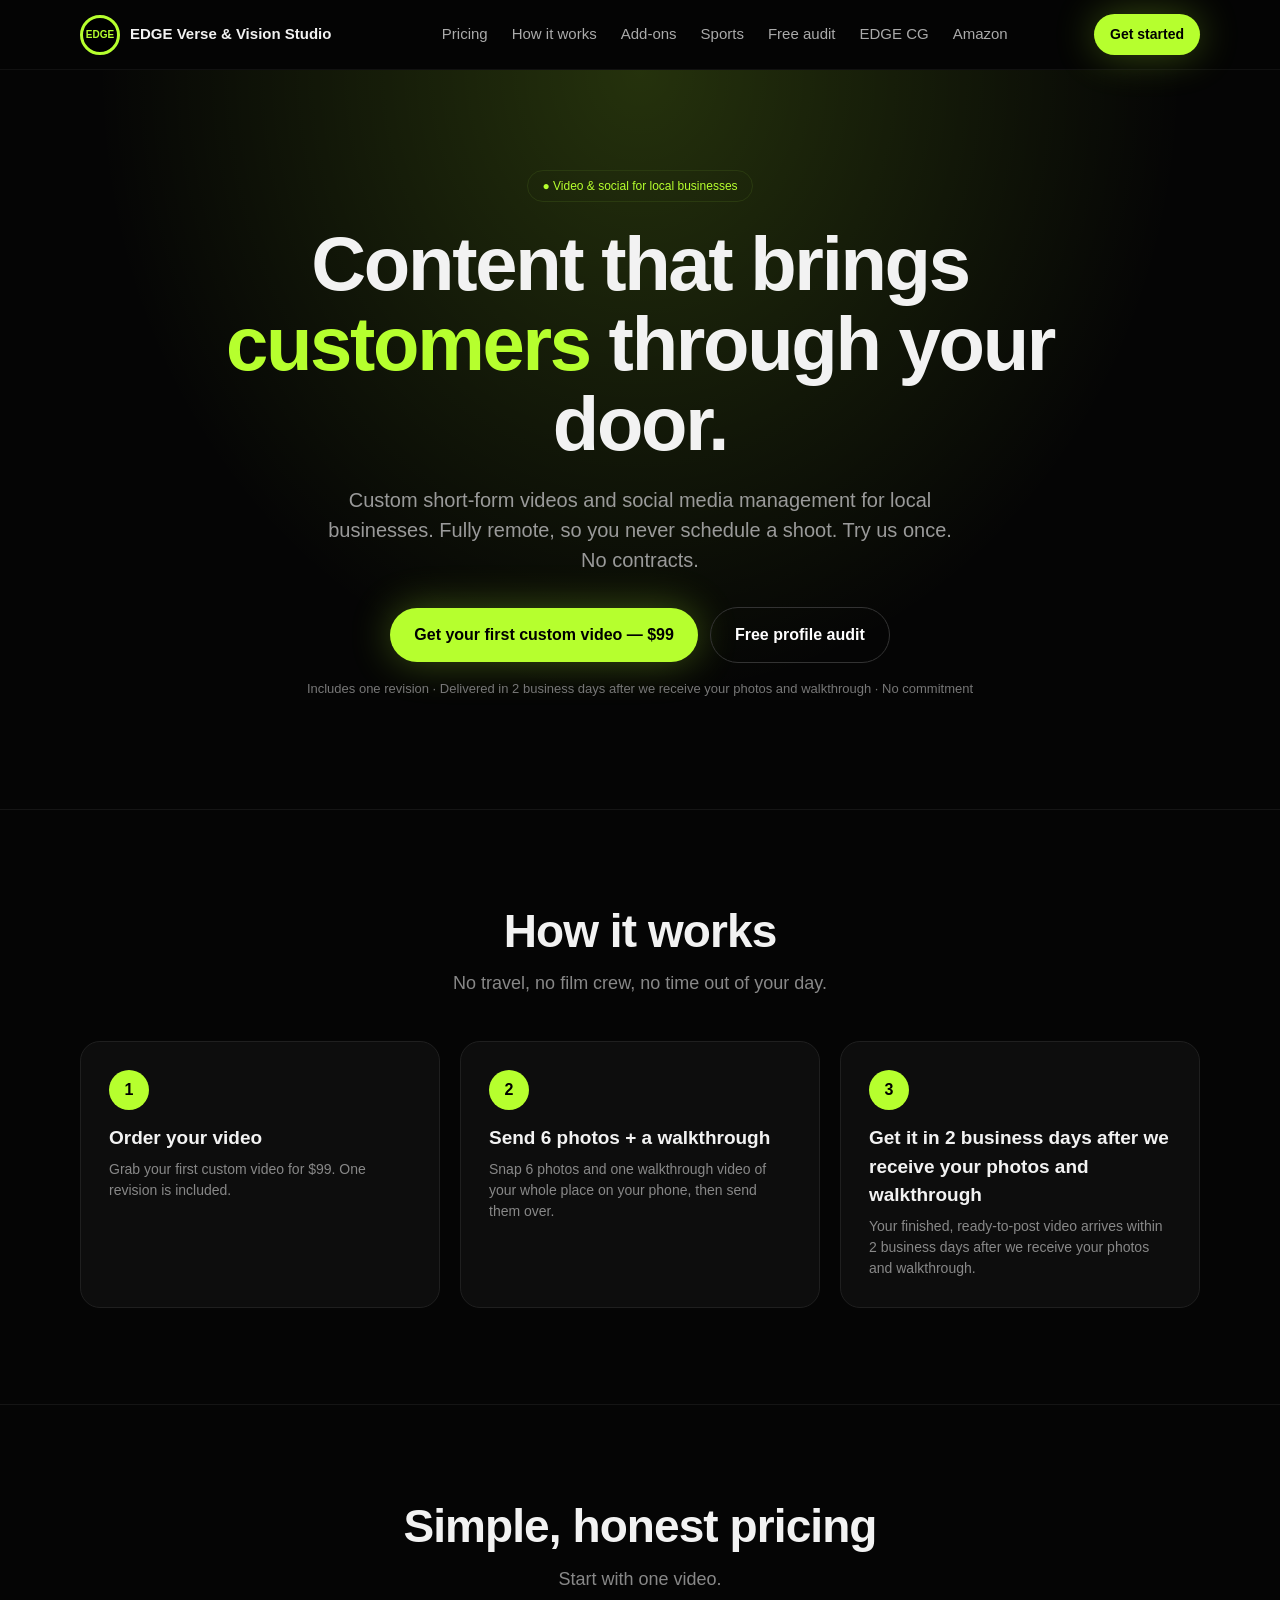
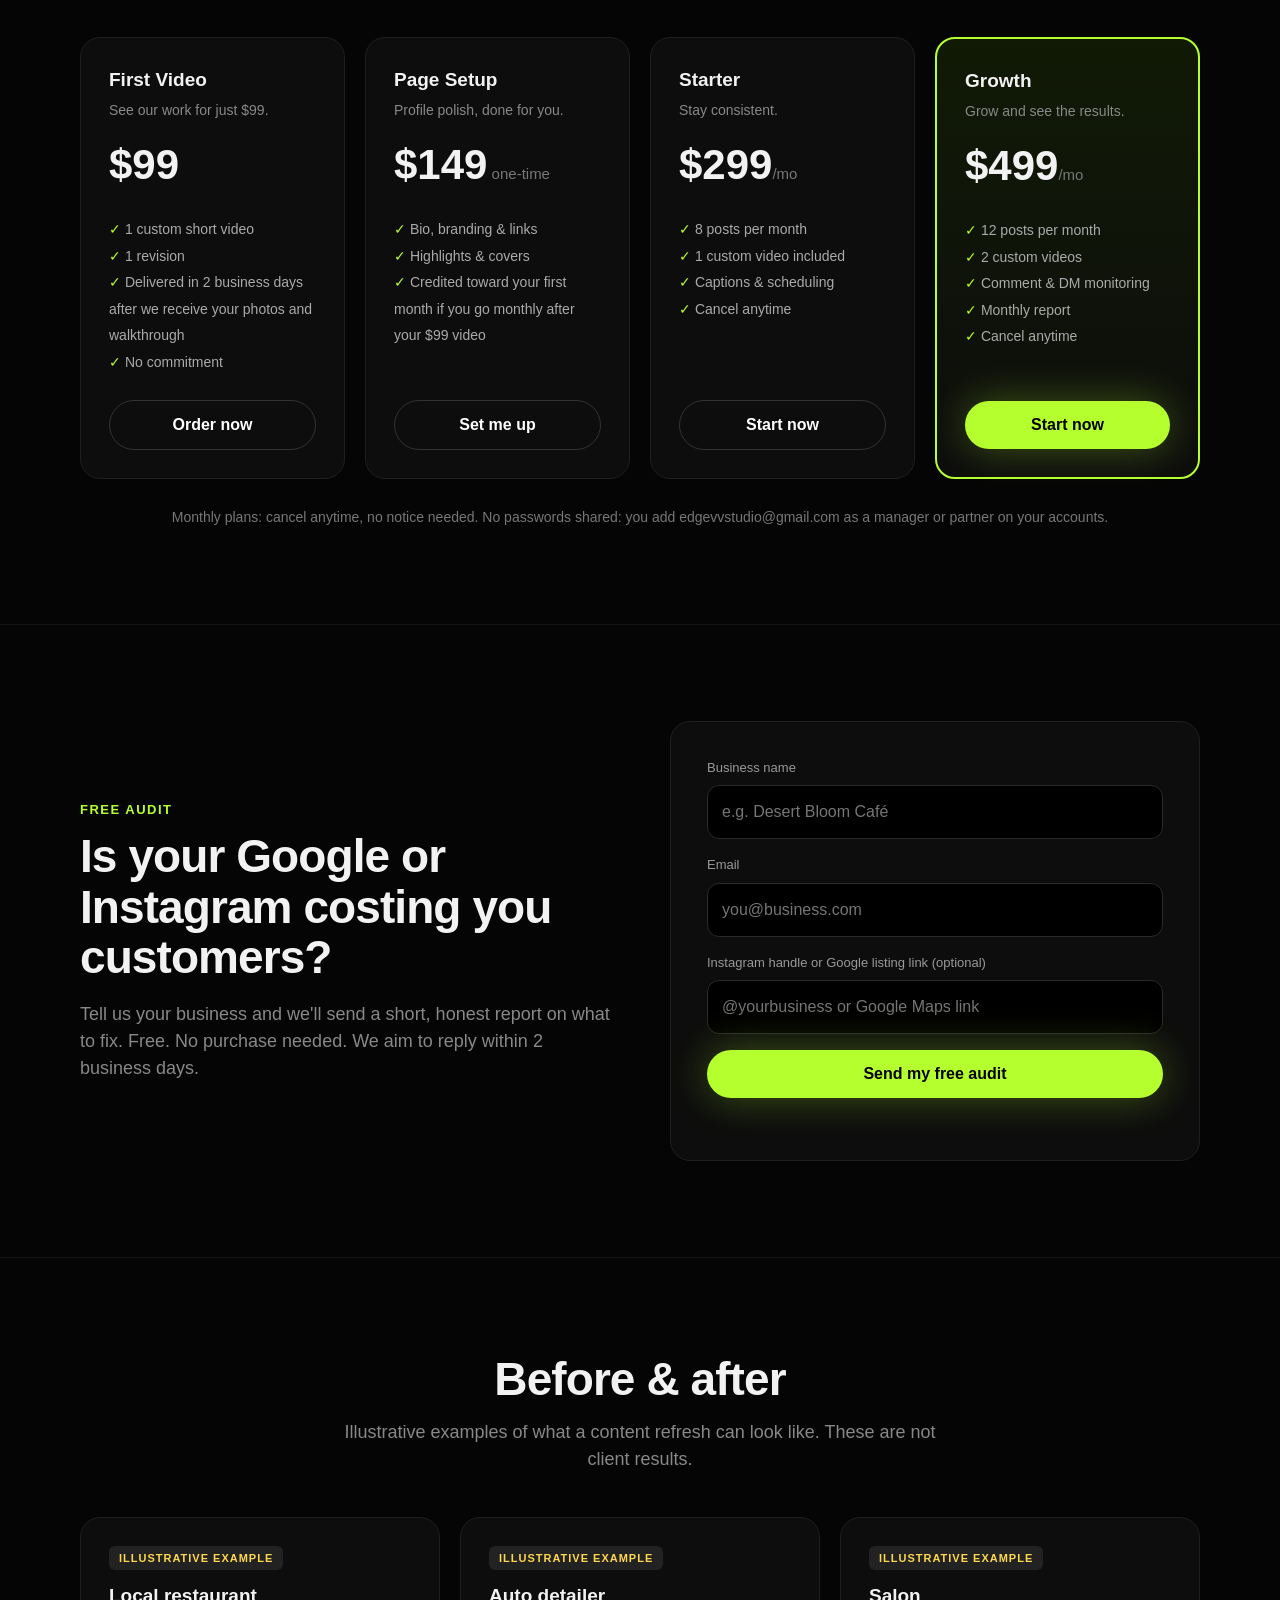
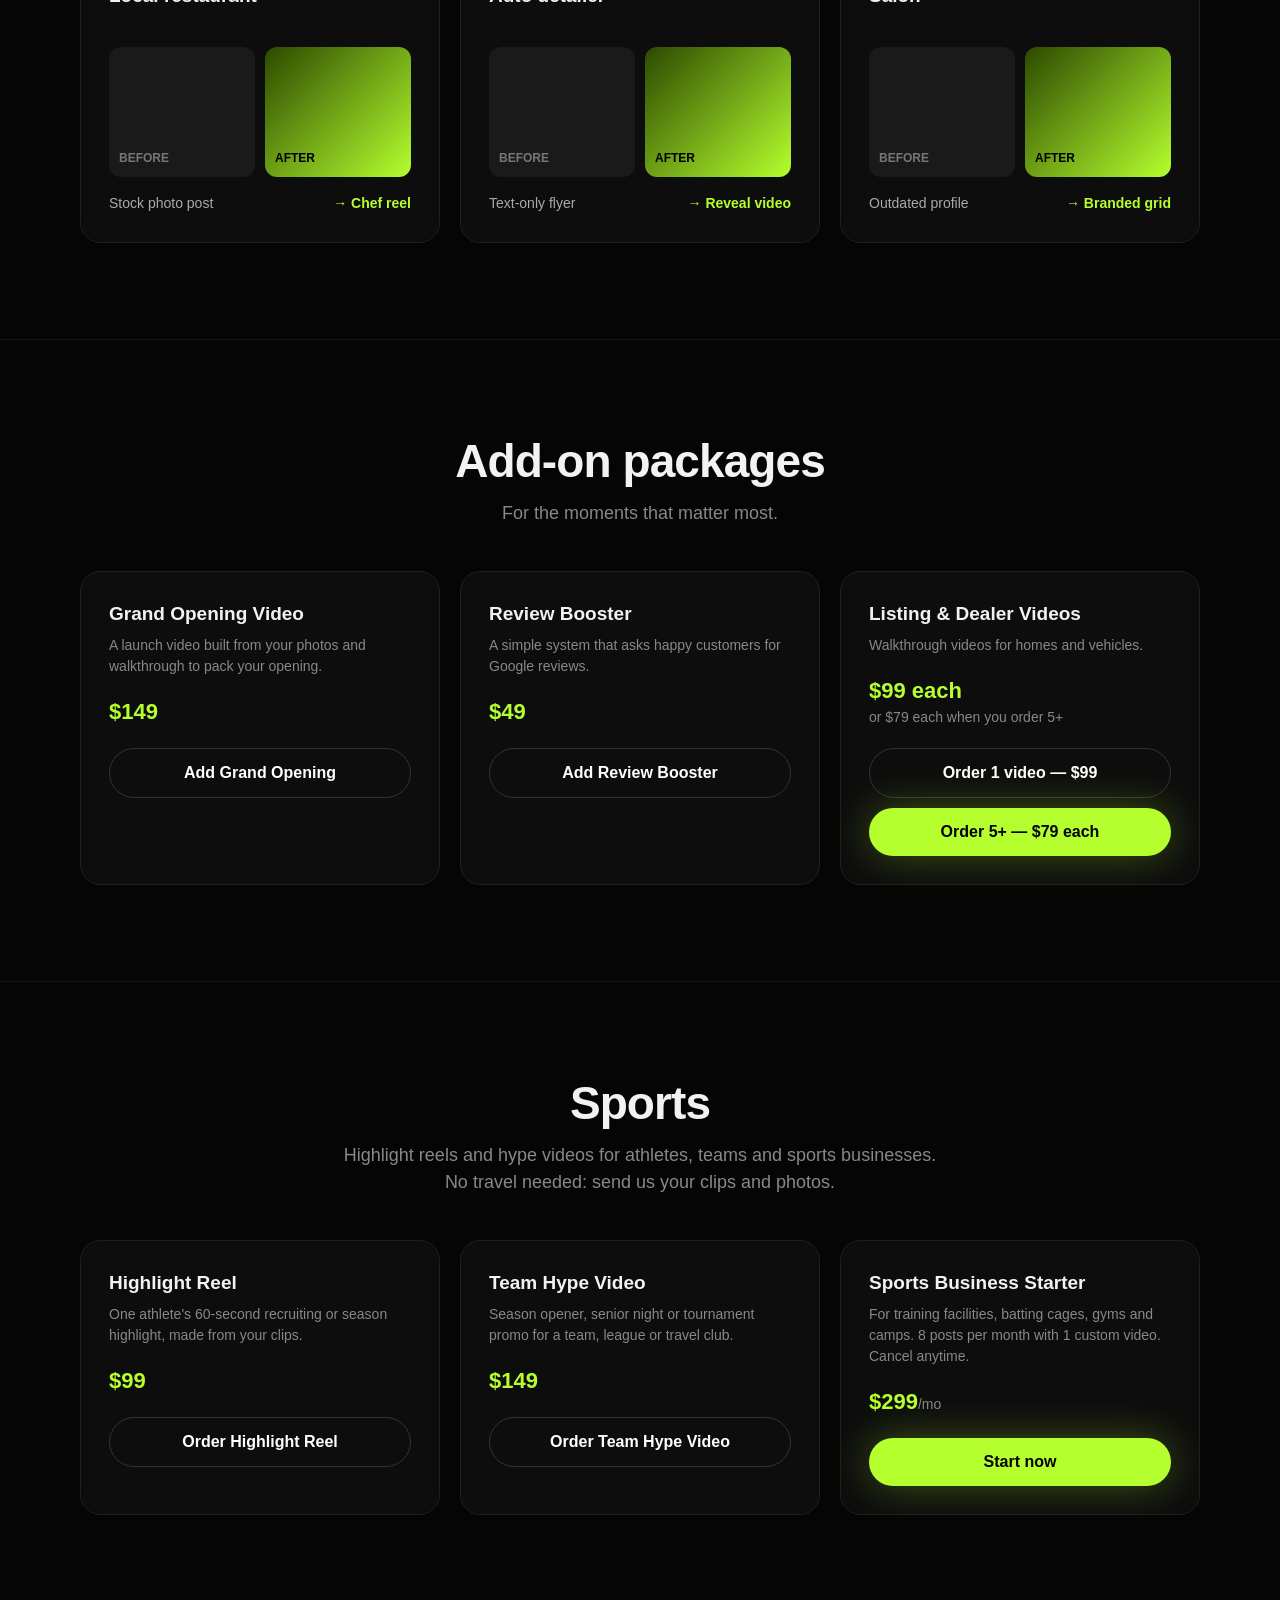
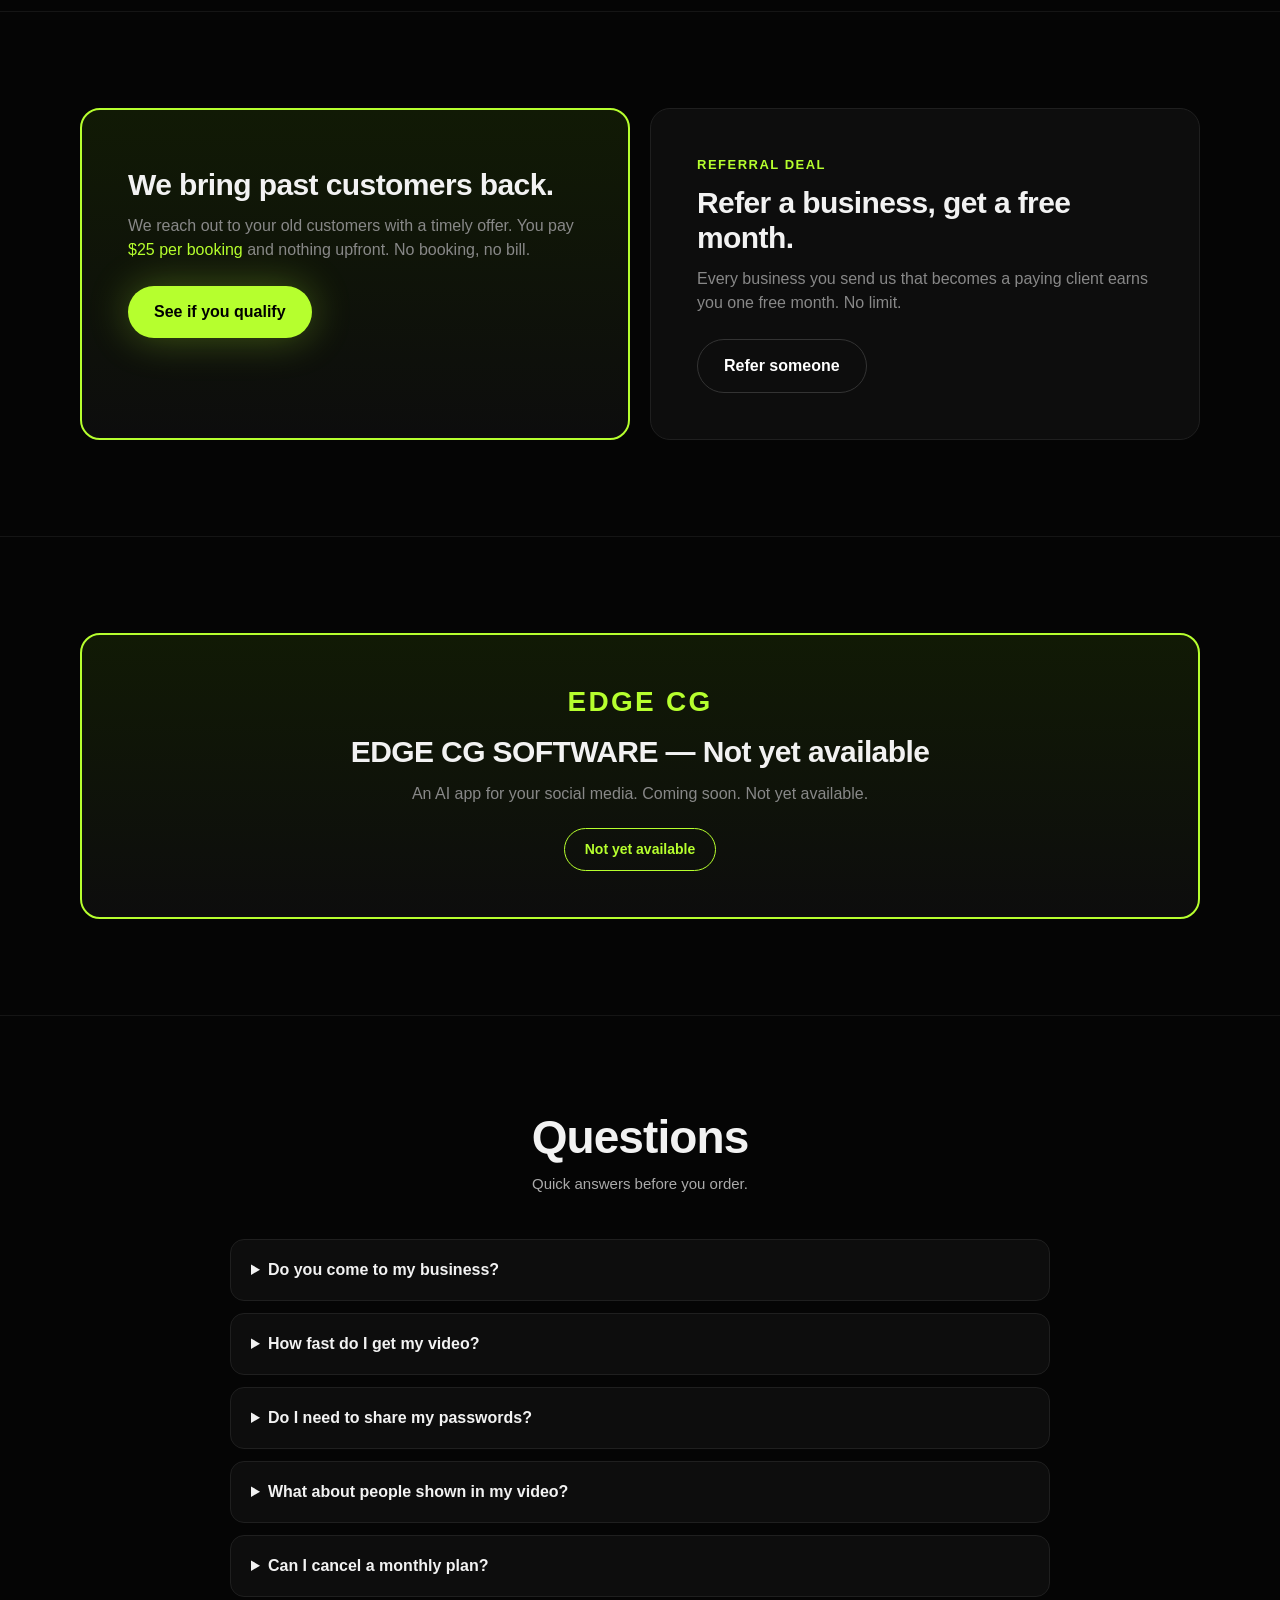
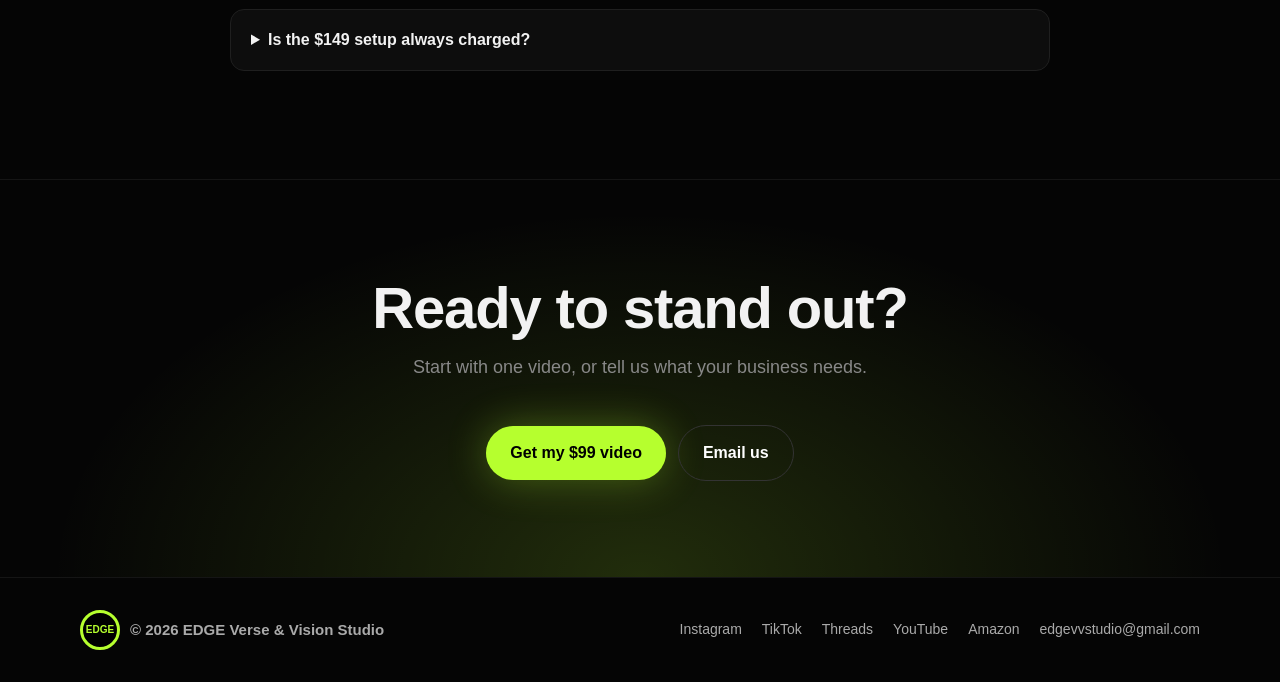
<file: index.html>
<!DOCTYPE html>
<html lang="en">
<head>
<meta charset="utf-8">
<meta name='impact-site-verification' value='52978e8e-f201-4ab6-8b0e-af8c2650a735'>
<meta name="viewport" content="width=device-width,initial-scale=1">
<title>EDGE Verse &amp; Vision Studio | Custom Videos &amp; Social Media for Local Businesses</title>
<meta name="description" content="Custom short-form videos and social media management for local businesses. First custom video $99. Monthly plans from $299. Cancel anytime.">
<!-- Pinterest domain verification -->
<meta name="p:domain_verify" content="4c7cea218c5c16f006baaec62fc10026"/>
<meta name="theme-color" content="#050505">
<link rel="canonical" href="https://edgevvstudio.com/">
<meta property="og:type" content="website">
<meta property="og:site_name" content="EDGE Verse &amp; Vision Studio">
<meta property="og:title" content="Content that brings customers through your door">
<meta property="og:description" content="Custom short videos and social media for local businesses. Send 6 photos and a walkthrough, and get your video in 2 business days after we receive your photos and walkthrough. First video $99.">
<meta property="og:url" content="https://edgevvstudio.com/">
<meta property="og:image" content="https://edgevvstudio.com/og-image.png">
<meta name="twitter:card" content="summary_large_image">
<link rel="icon" href="favicon.svg" type="image/svg+xml">
<link rel="stylesheet" href="styles.css">
<script type="application/ld+json">
{"@context":"https://schema.org","@type":"ProfessionalService","name":"EDGE Verse & Vision Studio","email":"edgevvstudio@gmail.com","areaServed":"US","description":"Remote custom video and social media studio for local businesses.","sameAs":["https://www.instagram.com/edgevvstudio","https://www.tiktok.com/@edgevvstudio","https://www.threads.net/@edgevvstudio","https://www.youtube.com/@edgevvstudio"]}
</script>
</head>
<body>
<a class="skip" href="#main">Skip to content</a>
<header><div class="w"><nav>
<a class="logo" href="#top"><span class="c">EDGE</span><span>EDGE Verse &amp; Vision Studio</span></a>
<div class="links"><a href="#pricing">Pricing</a><a href="#how">How it works</a><a href="#addons">Add-ons</a><a href="#sports">Sports</a><a href="#audit">Free audit</a><a href="#edgecg">EDGE CG</a><a href="/amazon/">Amazon</a></div>
<a class="btn p navcta" href="https://buy.stripe.com/28E14fdJf8jR9hvbBr6J200">Get started</a>
</nav></div></header>

<main id="main">
<div class="hero" id="top"><div class="w">
<div class="tag">● Video &amp; social for local businesses</div>
<h1>Content that brings <span>customers</span> through your door.</h1>
<p class="sub">Custom short-form videos and social media management for local businesses. Fully remote, so you never schedule a shoot. Try us once. No contracts.</p>
<div class="ctas"><a class="btn p" href="https://buy.stripe.com/28E14fdJf8jR9hvbBr6J200">Get your first custom video — $99</a><a class="btn s" href="#audit">Free profile audit</a></div>
<p class="fine">Includes one revision · Delivered in 2 business days after we receive your photos and walkthrough · No commitment</p>
</div></div>

<section id="how"><div class="w">
<h2>How it works</h2><p class="lead">No travel, no film crew, no time out of your day.</p>
<div class="steps">
<div class="card step"><div class="n">1</div><h3>Order your video</h3><p class="muted">Grab your first custom video for $99. One revision is included.</p></div>
<div class="card step"><div class="n">2</div><h3>Send 6 photos + a walkthrough</h3><p class="muted">Snap 6 photos and one walkthrough video of your whole place on your phone, then send them over.</p></div>
<div class="card step"><div class="n">3</div><h3>Get it in 2 business days after we receive your photos and walkthrough</h3><p class="muted">Your finished, ready-to-post video arrives within 2 business days after we receive your photos and walkthrough.</p></div>
</div></div></section>

<section id="pricing"><div class="w">
<h2>Simple, honest pricing</h2><p class="lead">Start with one video.</p>
<div class="g4">
<div class="card"><h3>First Video</h3><p class="muted">See our work for just $99.</p><div class="price">$99</div><ul><li>1 custom short video</li><li>1 revision</li><li>Delivered in 2 business days after we receive your photos and walkthrough</li><li>No commitment</li></ul><a class="btn s" href="https://buy.stripe.com/28E14fdJf8jR9hvbBr6J200">Order now</a></div>
<div class="card"><h3>Page Setup</h3><p class="muted">Profile polish, done for you.</p><div class="price">$149<small> one-time</small></div><ul><li>Bio, branding &amp; links</li><li>Highlights &amp; covers</li><li>Credited toward your first month if you go monthly after your $99 video</li></ul><a class="btn s" href="https://buy.stripe.com/28EaEP5cJ0Rp51f34V6J201">Set me up</a></div>
<div class="card"><h3>Starter</h3><p class="muted">Stay consistent.</p><div class="price">$299<small>/mo</small></div><ul><li>8 posts per month</li><li>1 custom video included</li><li>Captions &amp; scheduling</li><li>Cancel anytime</li></ul><a class="btn s" href="https://buy.stripe.com/cNi5kv8oV0Rp9hveND6J202">Start now</a></div>
<div class="card hot"><h3>Growth</h3><p class="muted">Grow and see the results.</p><div class="price">$499<small>/mo</small></div><ul><li>12 posts per month</li><li>2 custom videos</li><li>Comment &amp; DM monitoring</li><li>Monthly report</li><li>Cancel anytime</li></ul><a class="btn p" href="https://buy.stripe.com/3cI14feNj8jR51f7lb6J203">Start now</a></div>
</div>
<p class="note">Monthly plans: cancel anytime, no notice needed. No passwords shared: you add edgevvstudio@gmail.com as a manager or partner on your accounts.</p>
</div></section>

<section id="audit"><div class="w audit">
<div><div class="kick">FREE AUDIT</div><h2 style="margin-top:12px">Is your Google or Instagram costing you customers?</h2><p class="muted" style="font-size:18px;margin-top:18px">Tell us your business and we'll send a short, honest report on what to fix. Free. No purchase needed. We aim to reply within 2 business days.</p></div>
<form id="auditForm" action="https://api.web3forms.com/submit" method="POST">
<input type="hidden" name="access_key" value="36ed742a-f1f7-4f38-838e-3daa4850f5e4"><input type="checkbox" name="botcheck" style="display:none" tabindex="-1" autocomplete="off">
<label for="biz">Business name</label><input id="biz" name="business" required placeholder="e.g. Desert Bloom Café">
<label for="em">Email</label><input id="em" name="email" type="email" required placeholder="you@business.com">
<label for="link">Instagram handle or Google listing link (optional)</label><input id="link" name="profile" placeholder="@yourbusiness or Google Maps link">
<input type="hidden" name="subject" value="New free audit request - EDGE VV Studio">
<button class="btn p" type="submit">Send my free audit</button>
<p class="formmsg" id="formMsg" role="status"></p>
</form>
</div></section>

<section id="work"><div class="w">
<h2>Before &amp; after</h2><p class="lead">Illustrative examples of what a content refresh can look like. These are not client results.</p>
<div class="g3">
<div class="card"><span class="ex">ILLUSTRATIVE EXAMPLE</span><h3>Local restaurant</h3><div class="ba"><div class="img b">BEFORE</div><div class="img a">AFTER</div></div><div class="stat"><span>Stock photo post</span><b>→ Chef reel</b></div></div>
<div class="card"><span class="ex">ILLUSTRATIVE EXAMPLE</span><h3>Auto detailer</h3><div class="ba"><div class="img b">BEFORE</div><div class="img a">AFTER</div></div><div class="stat"><span>Text-only flyer</span><b>→ Reveal video</b></div></div>
<div class="card"><span class="ex">ILLUSTRATIVE EXAMPLE</span><h3>Salon</h3><div class="ba"><div class="img b">BEFORE</div><div class="img a">AFTER</div></div><div class="stat"><span>Outdated profile</span><b>→ Branded grid</b></div></div>
</div></div></section>

<section id="addons"><div class="w">
<h2>Add-on packages</h2><p class="lead">For the moments that matter most.</p>
<div class="g3">
<div class="card"><h3>Grand Opening Video</h3><p class="muted">A launch video built from your photos and walkthrough to pack your opening.</p><p class="addprice">$149</p><a class="btn s" href="https://buy.stripe.com/8x26ozdJf9nV51fgVL6J204">Add Grand Opening</a></div>
<div class="card"><h3>Review Booster</h3><p class="muted">A simple system that asks happy customers for Google reviews.</p><p class="addprice">$49</p><a class="btn s" href="https://buy.stripe.com/bJe7sD34BfMjdxLeND6J205">Add Review Booster</a></div>
<div class="card"><h3>Listing &amp; Dealer Videos</h3><p class="muted">Walkthrough videos for homes and vehicles.</p><p class="addprice">$99 each<small>or $79 each when you order 5+</small></p><a class="btn s" href="https://buy.stripe.com/3cI5kveNj1Vt2T76h76J206" style="margin-bottom:10px">Order 1 video — $99</a><a class="btn p" href="https://buy.stripe.com/9B67sD48FgQnctH7lb6J207">Order 5+ — $79 each</a></div>
</div></div></section>

<section id="sports"><div class="w">
<h2>Sports</h2><p class="lead">Highlight reels and hype videos for athletes, teams and sports businesses. No travel needed: send us your clips and photos.</p>
<div class="g3">
<div class="card"><h3>Highlight Reel</h3><p class="muted">One athlete's 60-second recruiting or season highlight, made from your clips.</p><p class="addprice">$99</p><a class="btn s" href="https://buy.stripe.com/eVq14f20x6bJ0KZdJz6J208">Order Highlight Reel</a></div>
<div class="card"><h3>Team Hype Video</h3><p class="muted">Season opener, senior night or tournament promo for a team, league or travel club.</p><p class="addprice">$149</p><a class="btn s" href="https://buy.stripe.com/bJeeV56gN0RpgJX20R6J209">Order Team Hype Video</a></div>
<div class="card"><h3>Sports Business Starter</h3><p class="muted">For training facilities, batting cages, gyms and camps. 8 posts per month with 1 custom video. Cancel anytime.</p><p class="addprice">$299<small style="display:inline">/mo</small></p><a class="btn p" href="https://buy.stripe.com/00w4gr7kR9nVdxL6h76J20a">Start now</a></div>
</div></div></section>

<section><div class="w split">
<div class="card big hot"><h3>We bring past customers back.</h3><p class="muted" style="font-size:16px">We reach out to your old customers with a timely offer. You pay <span class="l">$25 per booking</span> and nothing upfront. No booking, no bill.</p><a class="btn p" href="mailto:edgevvstudio@gmail.com?subject=Reactivation%20offer%20-%20do%20I%20qualify%3F">See if you qualify</a></div>
<div class="card big"><div class="kick">REFERRAL DEAL</div><h3>Refer a business, get a free month.</h3><p class="muted" style="font-size:16px">Every business you send us that becomes a paying client earns you one free month. No limit.</p><a class="btn s" href="mailto:edgevvstudio@gmail.com?subject=Referral">Refer someone</a></div>
</div></section>

<section id="edgecg"><div class="w">
<div class="card big hot cg"><div class="cglogo">EDGE CG</div><h3>EDGE CG SOFTWARE — Not yet available</h3><p class="muted" style="font-size:16px">An AI app for your social media. Coming soon. Not yet available.</p><span class="cgbadge">Not yet available</span></div>
</div></section>

<section class="faq"><div class="w">
<h2>Questions</h2><p class="lead">Quick answers before you order.</p>
<details><summary>Do you come to my business?</summary><p>No. We're fully remote. You send 6 photos and one walkthrough video of your whole place, and we build your video from that.</p></details>
<details><summary>How fast do I get my video?</summary><p>Within 2 business days of receiving your photos and walkthrough.</p></details>
<details><summary>Do I need to share my passwords?</summary><p>Never. You add edgevvstudio@gmail.com as a manager or partner in Meta Business Suite or Google Business Profile.</p></details>
<details><summary>What about people shown in my video?</summary><p>During onboarding you confirm (required checkbox) that you have permission from anyone who appears in your photos or walkthrough.</p></details>
<details><summary>Can I cancel a monthly plan?</summary><p>Yes, anytime, with no notice needed.</p></details>
<details><summary>Is the $149 setup always charged?</summary><p>Yes, it's paid up front, and the full $149 is credited toward your first month if you sign up for a monthly plan after your $99 video.</p></details>
</div></section>

<section class="final"><div class="w"><h2 style="font-size:clamp(36px,7vw,58px)">Ready to stand out?</h2><p class="lead">Start with one video, or tell us what your business needs.</p>
<div class="ctas"><a class="btn p" href="https://buy.stripe.com/28E14fdJf8jR9hvbBr6J200">Get my $99 video</a><a class="btn s" href="mailto:edgevvstudio@gmail.com">Email us</a></div></div></section>
</main>

<footer><div class="w">
<div class="logo"><span class="c">EDGE</span><span style="color:#aaa">© 2026 EDGE Verse &amp; Vision Studio</span></div>
<div class="soc"><a href="https://www.instagram.com/edgevvstudio" rel="noopener">Instagram</a><a href="https://www.tiktok.com/@edgevvstudio" rel="noopener">TikTok</a><a href="https://www.threads.net/@edgevvstudio" rel="noopener">Threads</a><a href="https://www.youtube.com/@edgevvstudio" rel="noopener">YouTube</a><a href="/amazon/">Amazon</a><a href="mailto:edgevvstudio@gmail.com">edgevvstudio@gmail.com</a></div>
</div></footer>
<script src="main.js"></script>
</body>
</html>
</file>
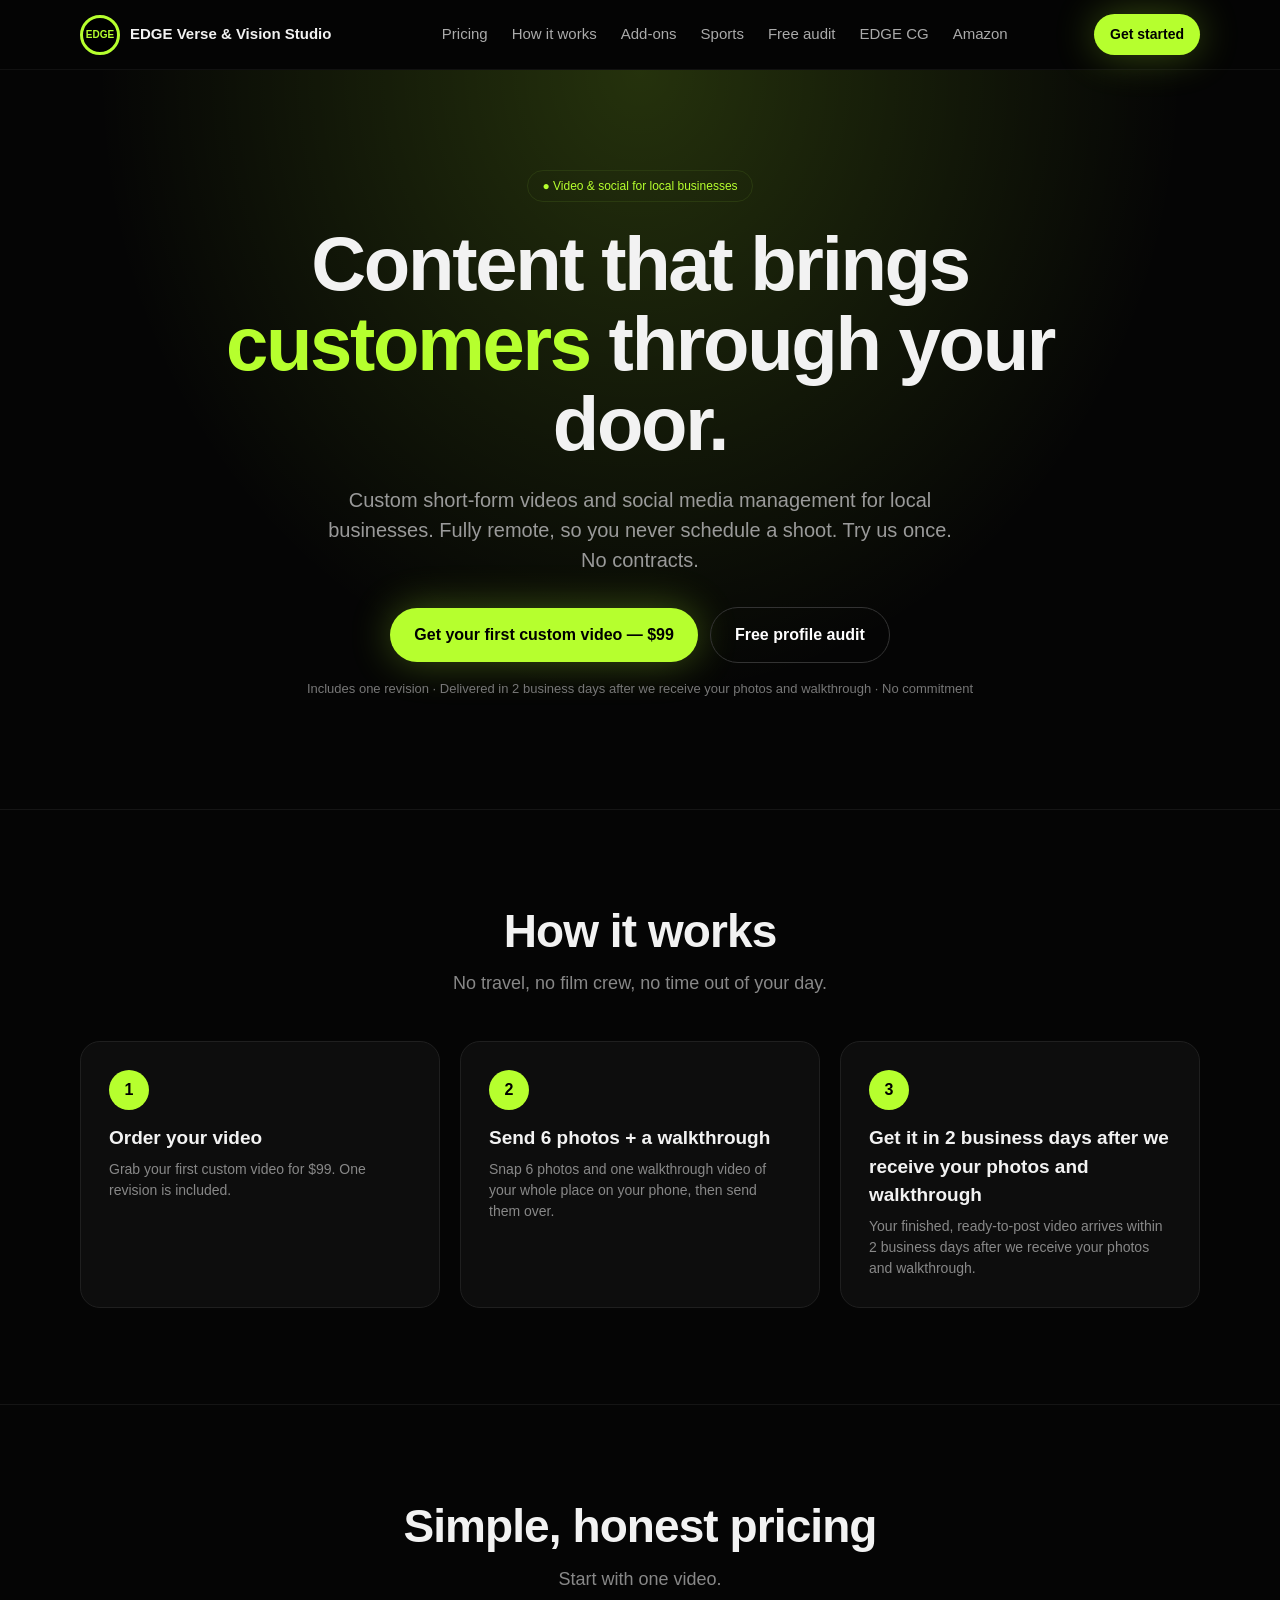
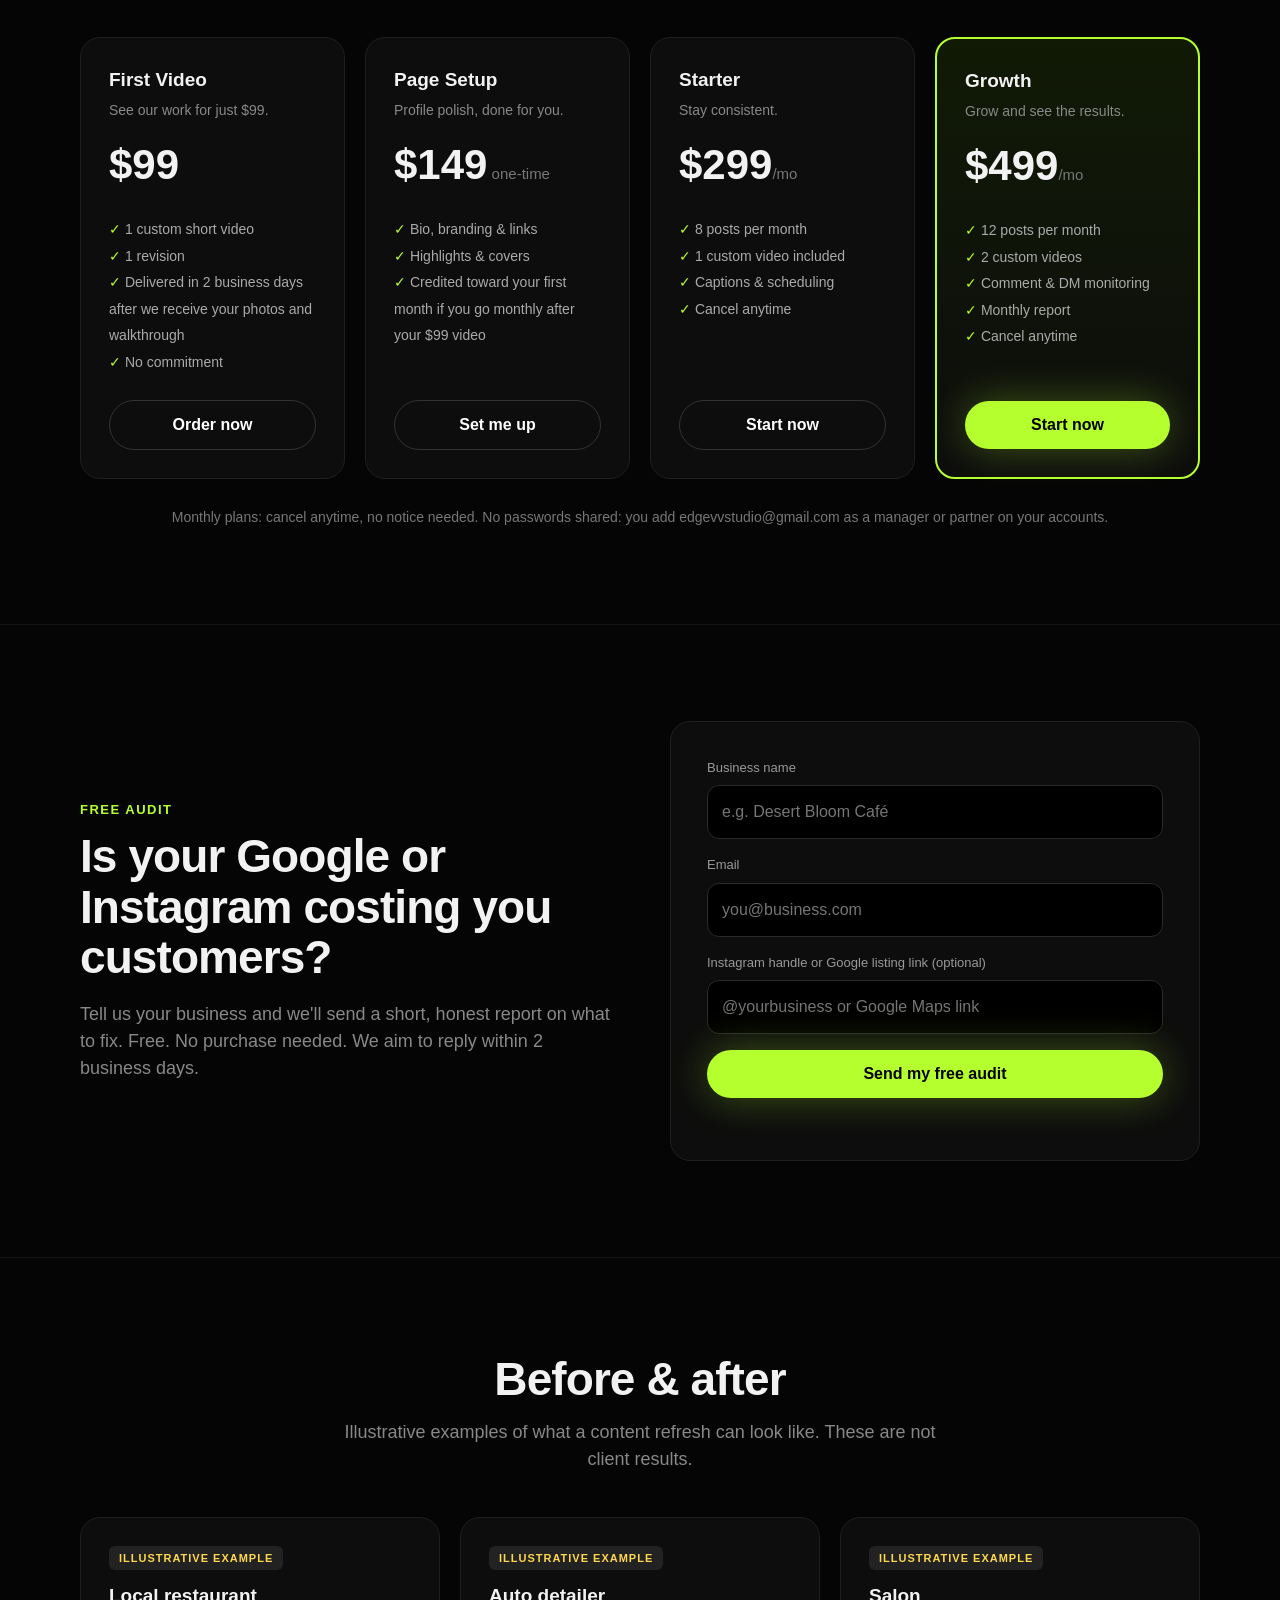
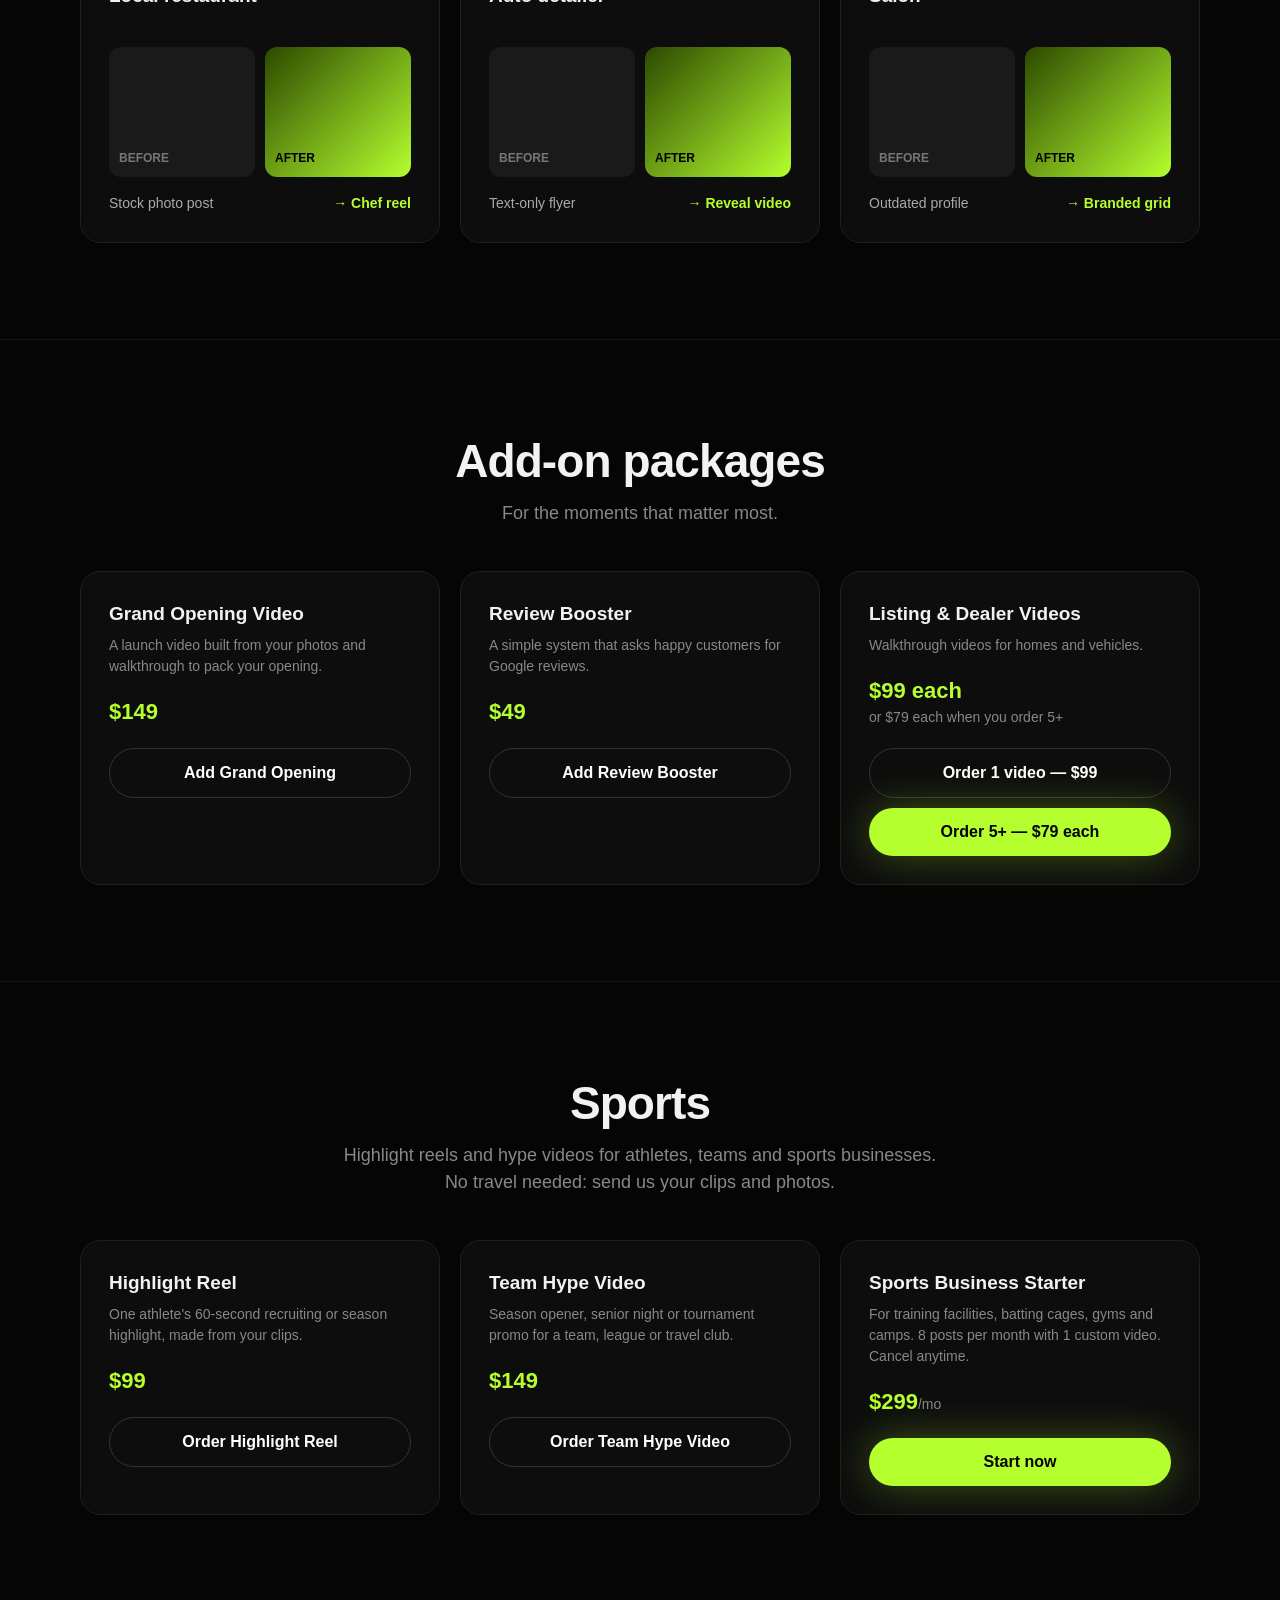
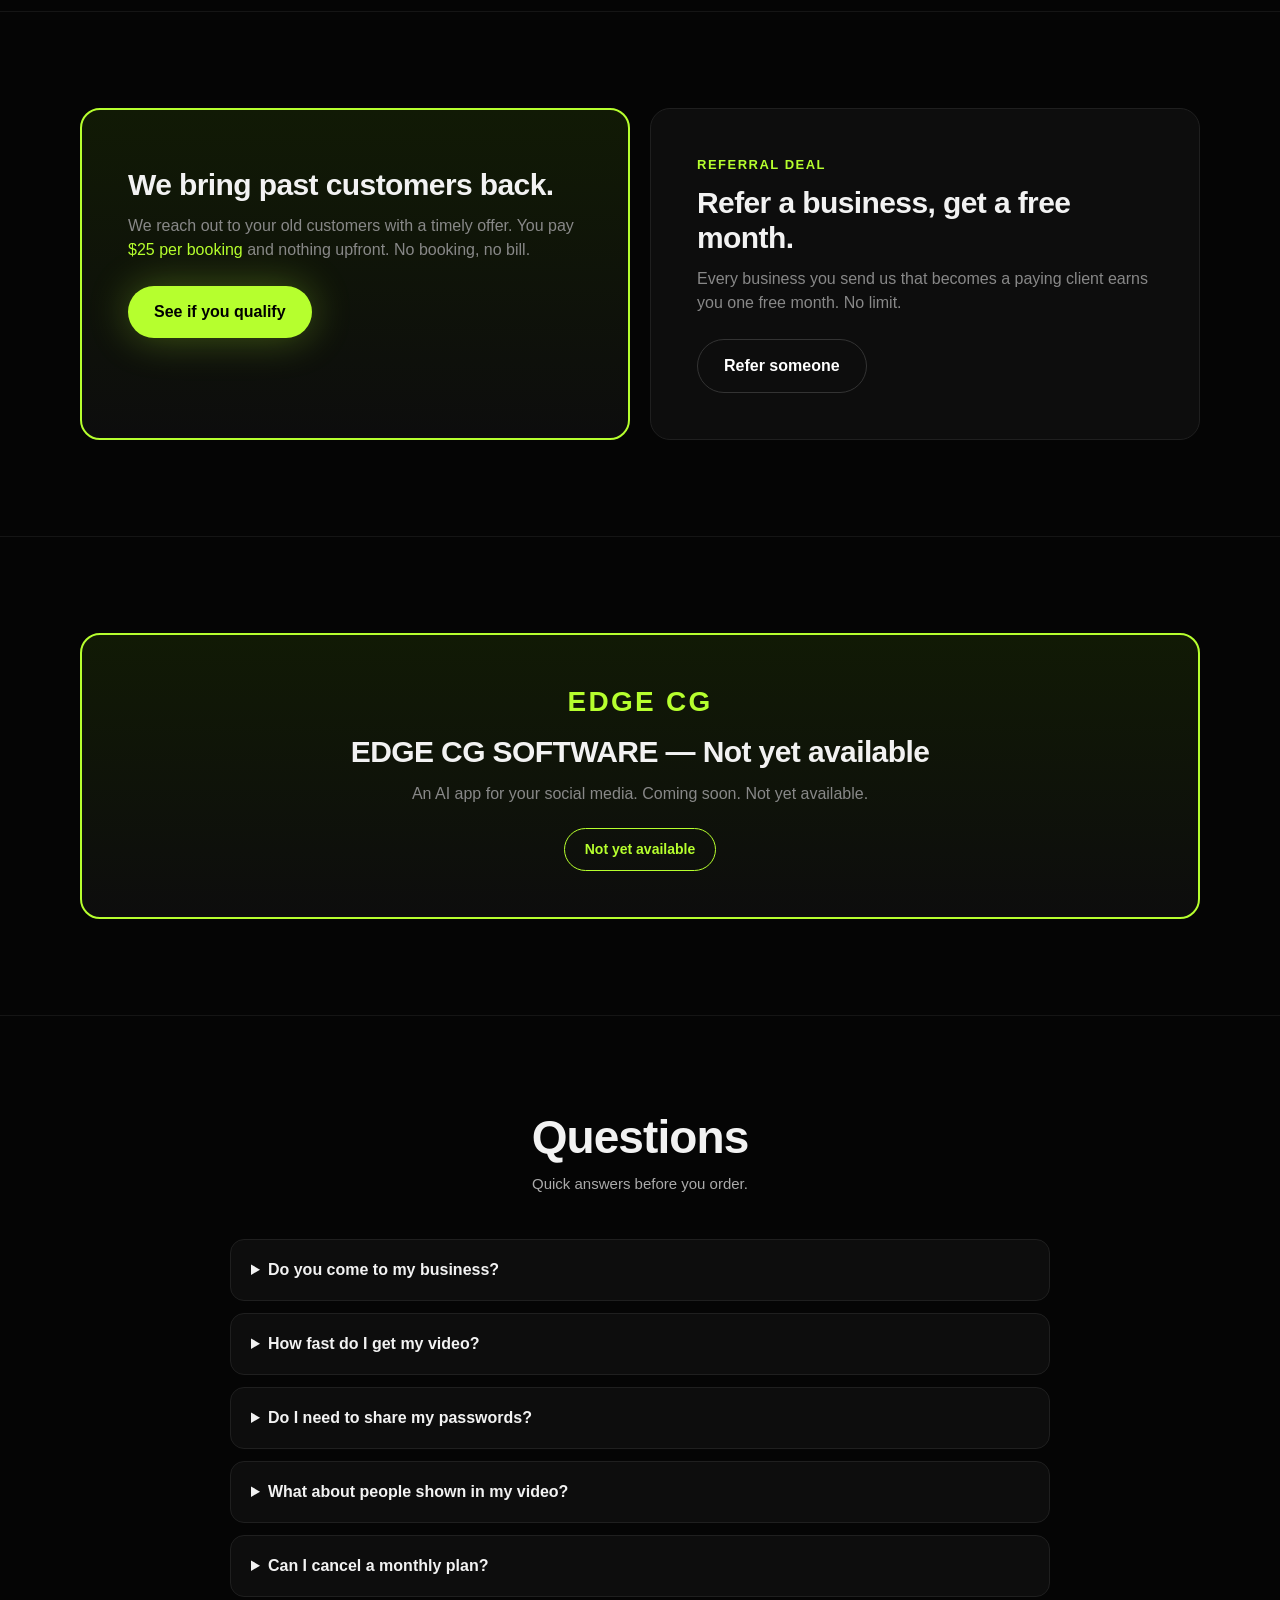
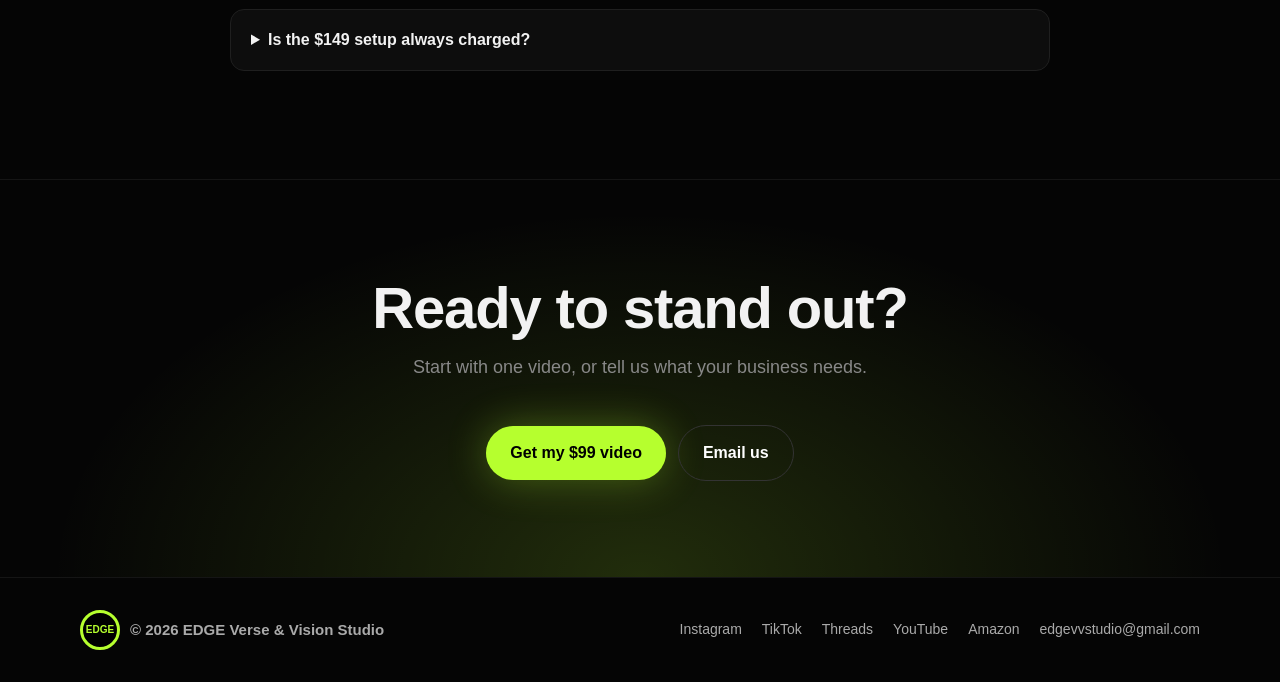
<file: ai-setup/index.html>
<!doctype html><html lang="en"><head><meta charset="utf-8"><title>EDGE Verse &amp; Vision Studio</title><meta name="robots" content="noindex"><link rel="canonical" href="https://edgevvstudio.com/"><meta http-equiv="refresh" content="0; url=/"><script>location.replace("/");</script></head><body><p><a href="/">Continue to EDGE Verse &amp; Vision Studio</a></p></body></html>
</file>
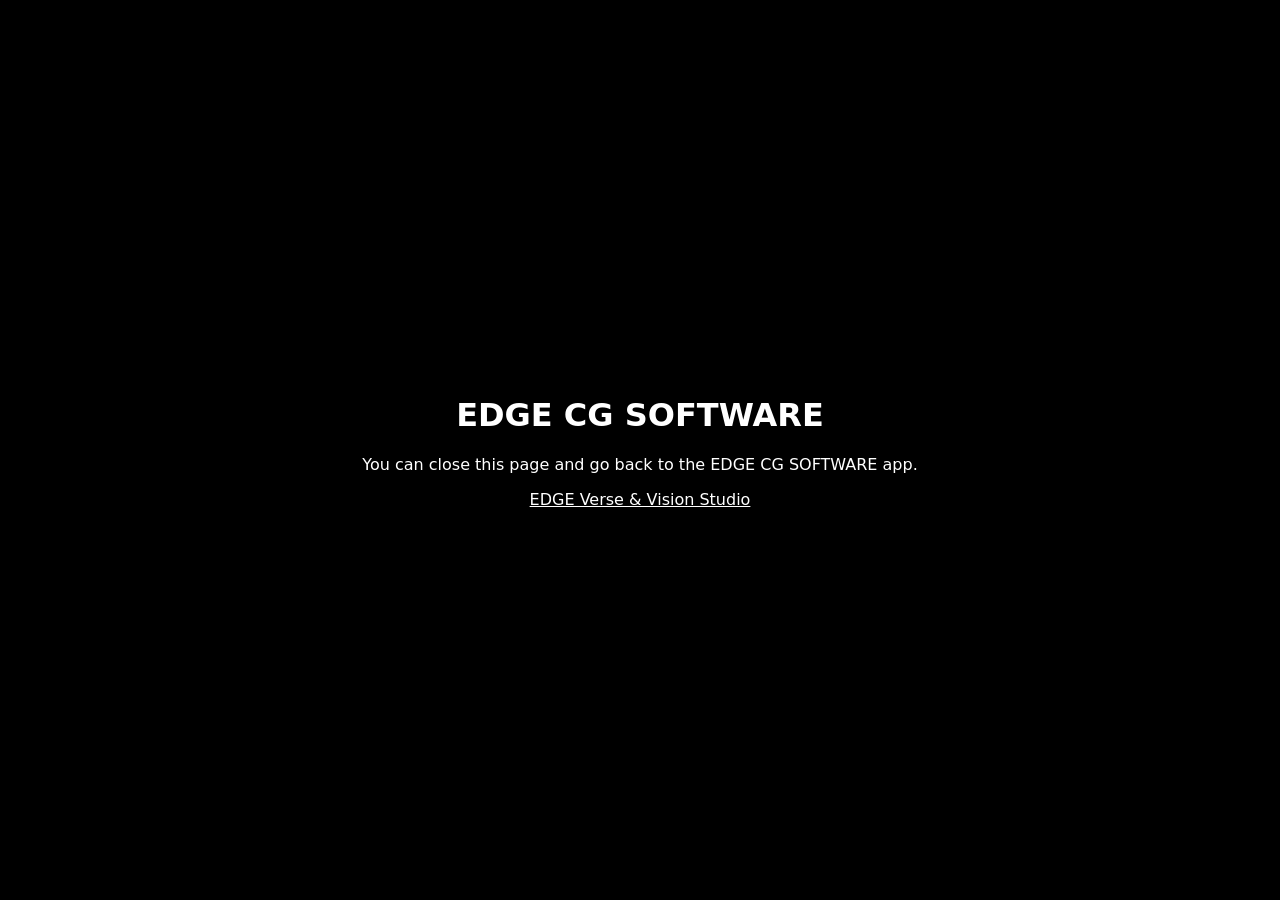
<file: oauth.html>
<!doctype html><html lang="en"><head><meta charset="utf-8"><meta name="viewport" content="width=device-width,initial-scale=1"><title>Connecting - EDGE CG SOFTWARE</title>
<style>body{background:#000;color:#fff;font-family:system-ui,sans-serif;display:flex;min-height:100vh;align-items:center;justify-content:center;text-align:center;margin:0}a{color:#fff}</style></head>
<body><main><h1>EDGE CG SOFTWARE</h1><p id="m">Finishing your connection&hellip;</p><p><a href="index.html">EDGE Verse &amp; Vision Studio</a></p></main>
<script>
(function(){var q=location.search+location.hash;var p=new URLSearchParams(location.search);
var m=document.getElementById('m');
if(p.get('error')){m.textContent='Connection was cancelled or failed. You can close this page and try again in the app.';}
else if(p.get('code')){m.textContent='Account connected. Returning you to EDGE CG SOFTWARE\u2026';
try{location.replace('edgecg://oauth'+q);}catch(e){}
setTimeout(function(){m.textContent='Account connected. You can close this page and go back to the EDGE CG SOFTWARE app.';},2500);}
else{m.textContent='You can close this page and go back to the EDGE CG SOFTWARE app.';}})();
</script></body></html>
</file>
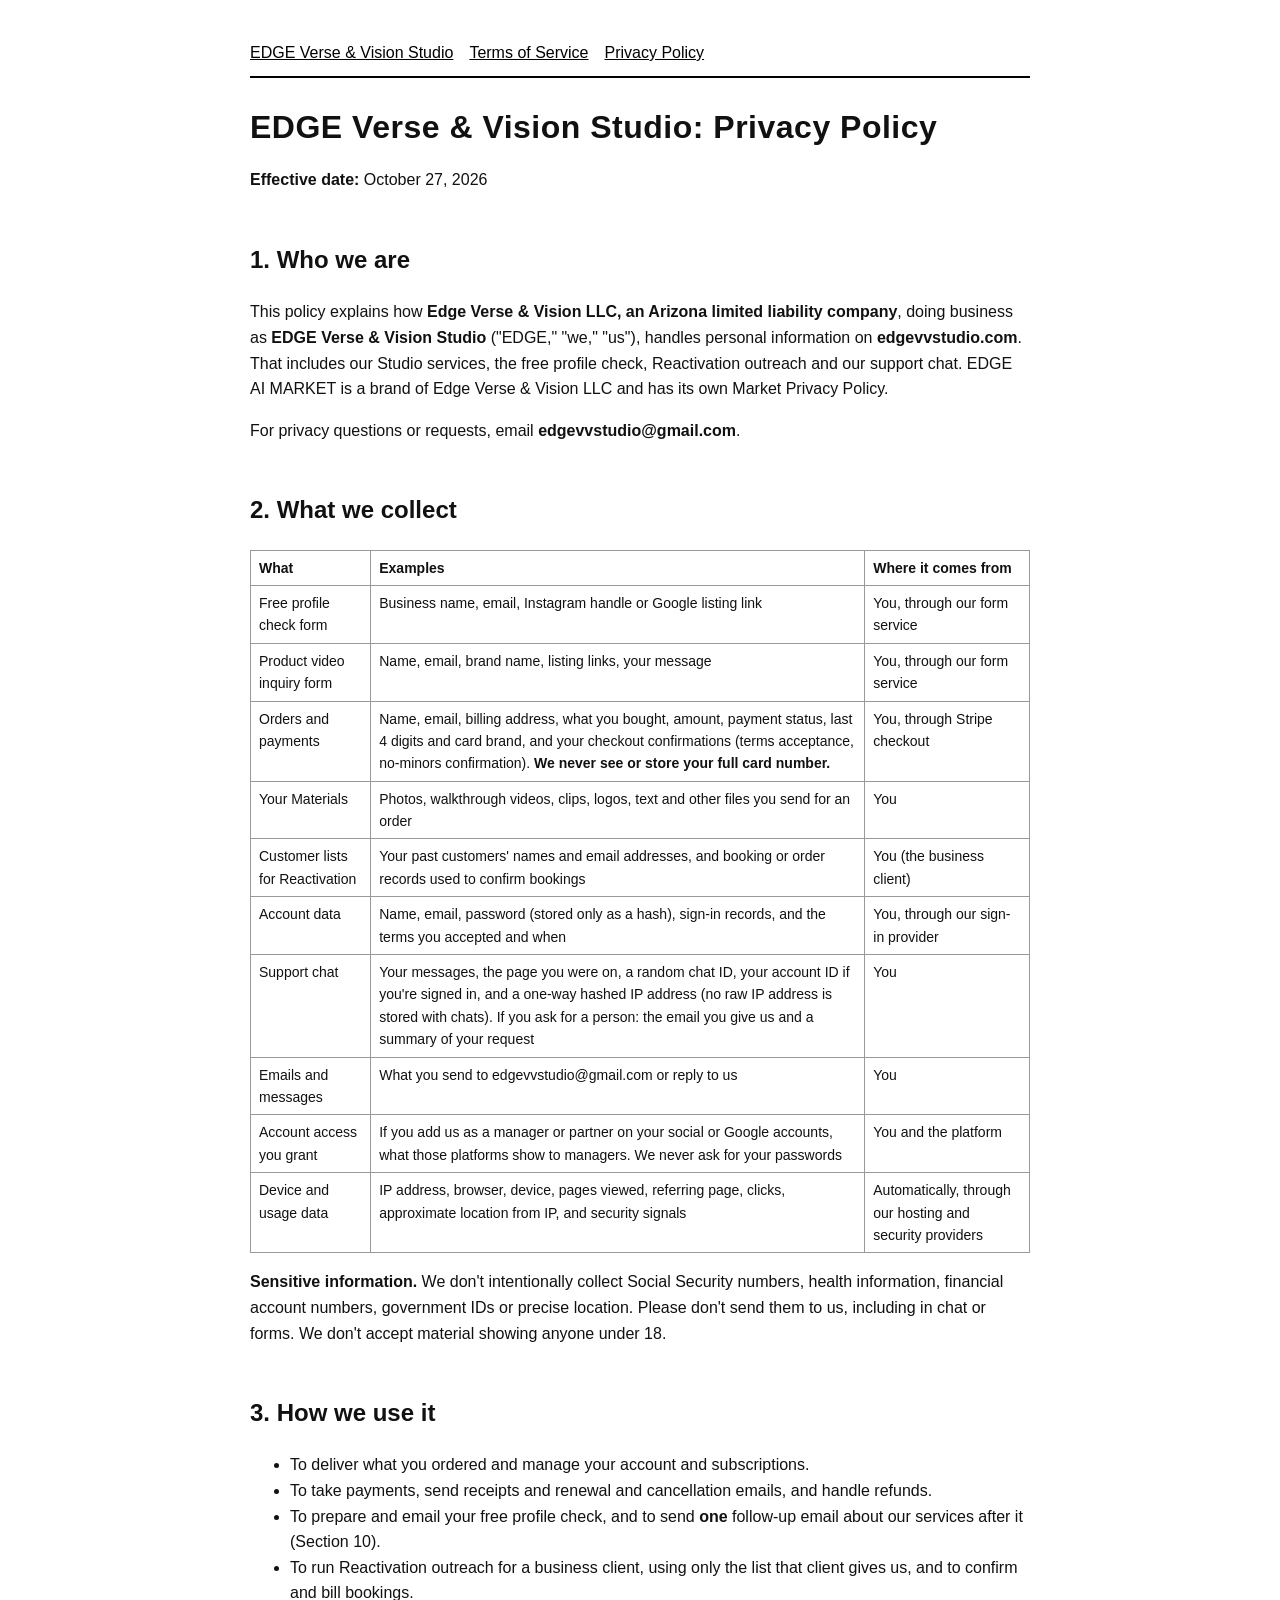
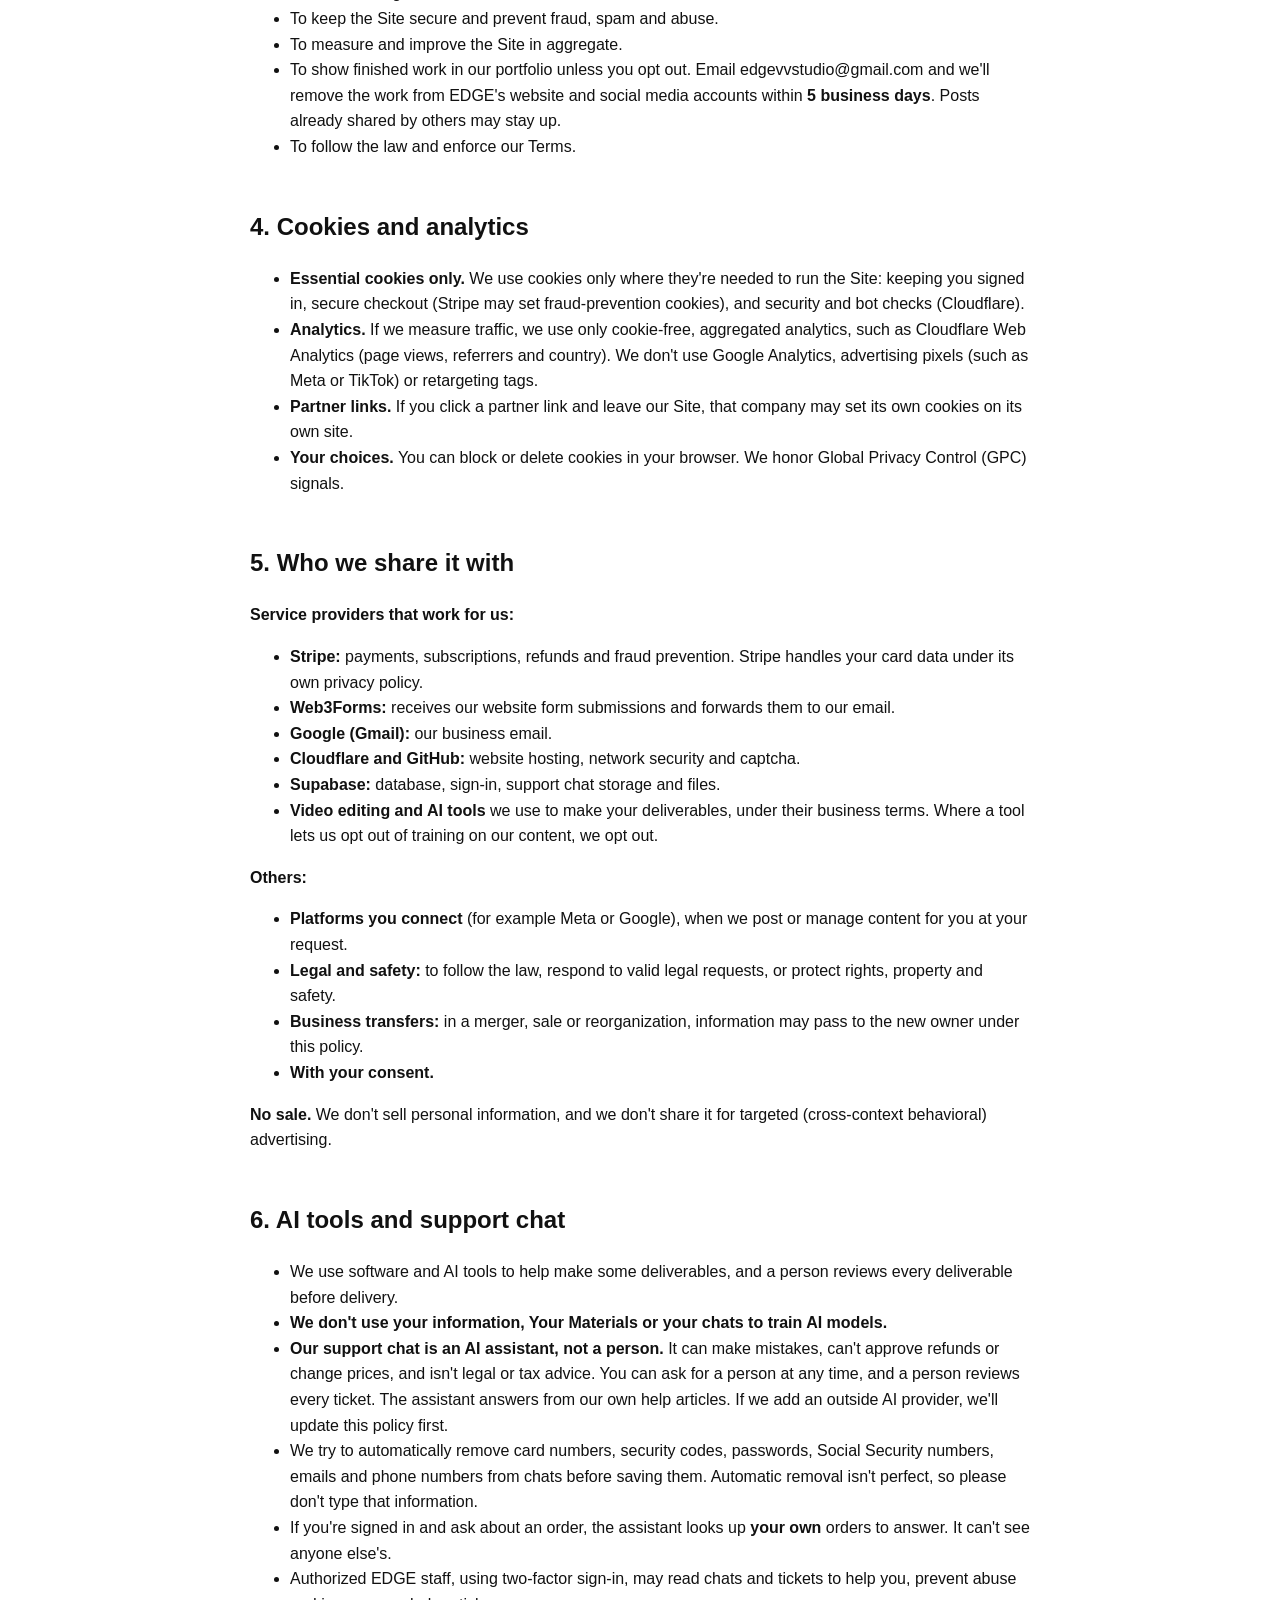
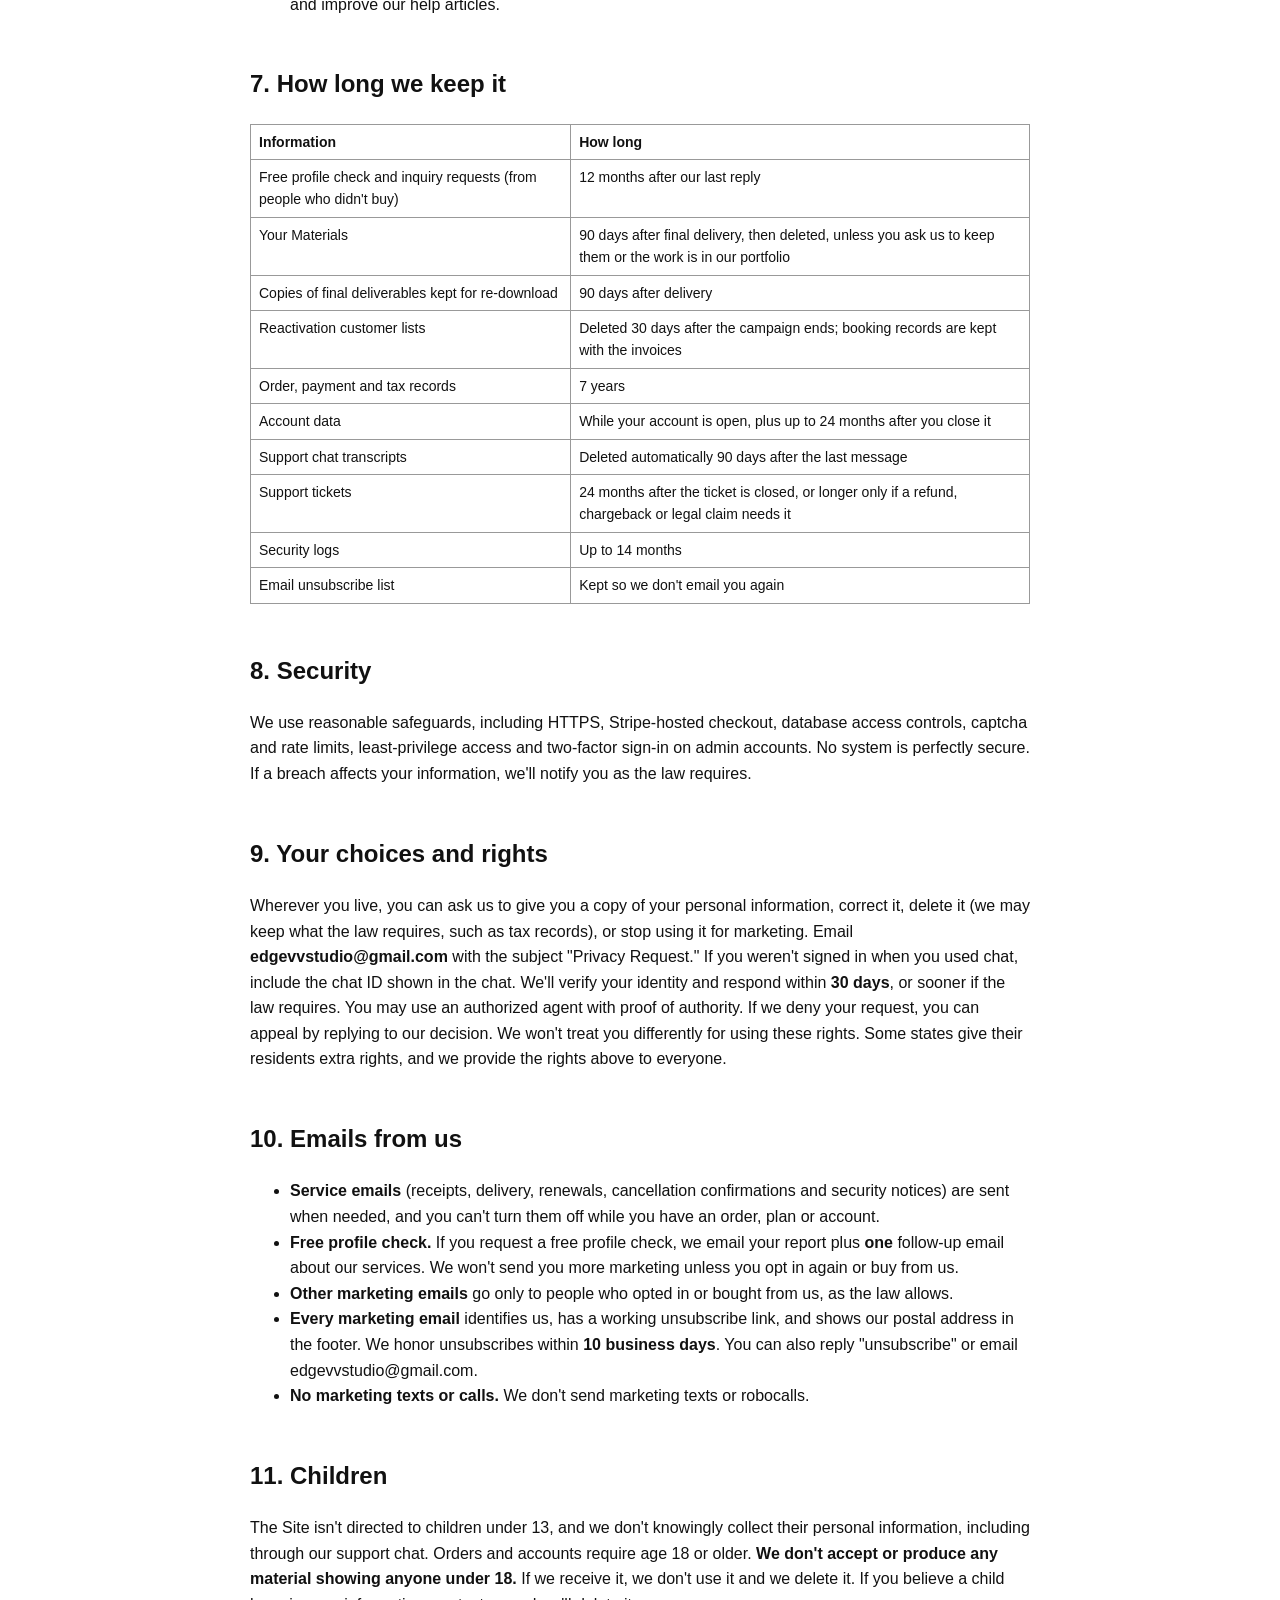
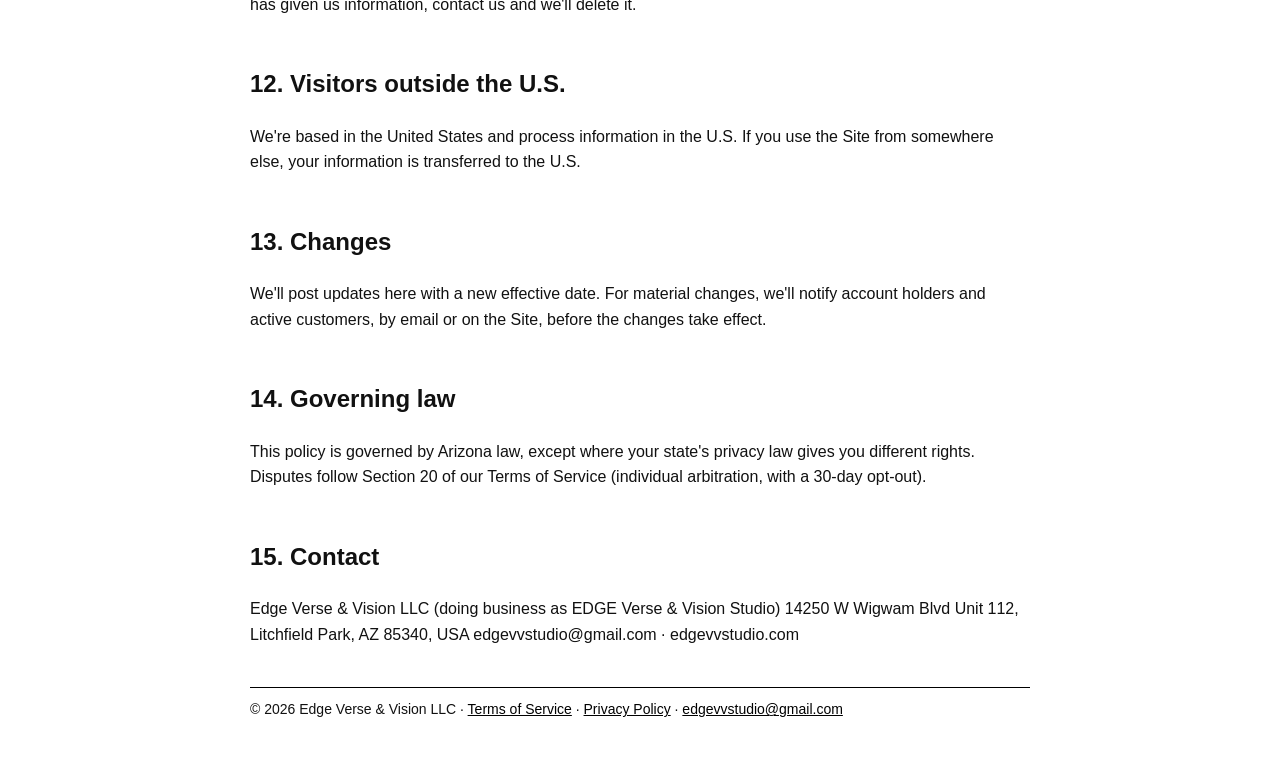
<file: privacy.html>
<!doctype html><html lang="en"><head><meta charset="utf-8"><meta name="viewport" content="width=device-width,initial-scale=1"><title>Privacy Policy | EDGE Verse &amp; Vision Studio</title><meta name="description" content="Privacy Policy for EDGE Verse &amp; Vision Studio (Edge Verse &amp; Vision LLC)."><link rel="canonical" href="https://edgevvstudio.com/privacy"><link rel="icon" href="/favicon.svg"><style>body{font-family:-apple-system,Helvetica,Arial,sans-serif;background:#fff;color:#111;max-width:780px;margin:0 auto;padding:40px 20px;line-height:1.6}a{color:#000}header{border-bottom:2px solid #000;margin-bottom:30px;padding-bottom:10px}nav a{margin-right:16px}h1{letter-spacing:.5px;line-height:1.2}h2{margin-top:2em}.notice{border:2px solid #000;padding:12px 16px;margin:16px 0;background:#fff8e1}.tbl{overflow-x:auto}table{border-collapse:collapse;width:100%;font-size:14px}th,td{border:1px solid #999;padding:6px 8px;text-align:left;vertical-align:top}footer{border-top:1px solid #000;margin-top:40px;padding-top:10px;font-size:14px}</style></head><body>
<header><nav><a href="/">EDGE Verse &amp; Vision Studio</a><a href="/terms">Terms of Service</a><a href="/privacy">Privacy Policy</a></nav></header>
<main>
<h1>EDGE Verse &amp; Vision Studio: Privacy Policy</h1>
<p><strong>Effective date:</strong> October 27, 2026</p>
<h2 id="s1">1. Who we are</h2>
<p>This policy explains how <strong>Edge Verse &amp; Vision LLC, an Arizona limited liability company</strong>, doing business as <strong>EDGE Verse &amp; Vision Studio</strong> ("EDGE," "we," "us"), handles personal information on <strong>edgevvstudio.com</strong>. That includes our Studio services, the free profile check, Reactivation outreach and our support chat. EDGE AI MARKET is a brand of Edge Verse &amp; Vision LLC and has its own Market Privacy Policy.</p>
<p>For privacy questions or requests, email <strong>edgevvstudio@gmail.com</strong>.</p>
<h2 id="s2">2. What we collect</h2>
<div class="tbl"><table><thead><tr><th>What</th><th>Examples</th><th>Where it comes from</th></tr></thead><tbody><tr><td>Free profile check form</td><td>Business name, email, Instagram handle or Google listing link</td><td>You, through our form service</td></tr><tr><td>Product video inquiry form</td><td>Name, email, brand name, listing links, your message</td><td>You, through our form service</td></tr><tr><td>Orders and payments</td><td>Name, email, billing address, what you bought, amount, payment status, last 4 digits and card brand, and your checkout confirmations (terms acceptance, no-minors confirmation). <strong>We never see or store your full card number.</strong></td><td>You, through Stripe checkout</td></tr><tr><td>Your Materials</td><td>Photos, walkthrough videos, clips, logos, text and other files you send for an order</td><td>You</td></tr><tr><td>Customer lists for Reactivation</td><td>Your past customers' names and email addresses, and booking or order records used to confirm bookings</td><td>You (the business client)</td></tr><tr><td>Account data</td><td>Name, email, password (stored only as a hash), sign-in records, and the terms you accepted and when</td><td>You, through our sign-in provider</td></tr><tr><td>Support chat</td><td>Your messages, the page you were on, a random chat ID, your account ID if you're signed in, and a one-way hashed IP address (no raw IP address is stored with chats). If you ask for a person: the email you give us and a summary of your request</td><td>You</td></tr><tr><td>Emails and messages</td><td>What you send to edgevvstudio@gmail.com or reply to us</td><td>You</td></tr><tr><td>Account access you grant</td><td>If you add us as a manager or partner on your social or Google accounts, what those platforms show to managers. We never ask for your passwords</td><td>You and the platform</td></tr><tr><td>Device and usage data</td><td>IP address, browser, device, pages viewed, referring page, clicks, approximate location from IP, and security signals</td><td>Automatically, through our hosting and security providers</td></tr></tbody></table></div>
<p><strong>Sensitive information.</strong> We don't intentionally collect Social Security numbers, health information, financial account numbers, government IDs or precise location. Please don't send them to us, including in chat or forms. We don't accept material showing anyone under 18.</p>
<h2 id="s3">3. How we use it</h2>
<ul><li>To deliver what you ordered and manage your account and subscriptions.</li><li>To take payments, send receipts and renewal and cancellation emails, and handle refunds.</li><li>To prepare and email your free profile check, and to send <strong>one</strong> follow-up email about our services after it (Section 10).</li><li>To run Reactivation outreach for a business client, using only the list that client gives us, and to confirm and bill bookings.</li><li>To keep the Site secure and prevent fraud, spam and abuse.</li><li>To measure and improve the Site in aggregate.</li><li>To show finished work in our portfolio unless you opt out. Email edgevvstudio@gmail.com and we'll remove the work from EDGE's website and social media accounts within <strong>5 business days</strong>. Posts already shared by others may stay up.</li><li>To follow the law and enforce our Terms.</li></ul>
<h2 id="s4">4. Cookies and analytics</h2>
<ul><li><strong>Essential cookies only.</strong> We use cookies only where they're needed to run the Site: keeping you signed in, secure checkout (Stripe may set fraud-prevention cookies), and security and bot checks (Cloudflare).</li><li><strong>Analytics.</strong> If we measure traffic, we use only cookie-free, aggregated analytics, such as Cloudflare Web Analytics (page views, referrers and country). We don't use Google Analytics, advertising pixels (such as Meta or TikTok) or retargeting tags.</li><li><strong>Partner links.</strong> If you click a partner link and leave our Site, that company may set its own cookies on its own site.</li><li><strong>Your choices.</strong> You can block or delete cookies in your browser. We honor Global Privacy Control (GPC) signals.</li></ul>
<h2 id="s5">5. Who we share it with</h2>
<p><strong>Service providers that work for us:</strong></p>
<ul><li><strong>Stripe:</strong> payments, subscriptions, refunds and fraud prevention. Stripe handles your card data under its own privacy policy.</li><li><strong>Web3Forms:</strong> receives our website form submissions and forwards them to our email.</li><li><strong>Google (Gmail):</strong> our business email.</li><li><strong>Cloudflare and GitHub:</strong> website hosting, network security and captcha.</li><li><strong>Supabase:</strong> database, sign-in, support chat storage and files.</li><li><strong>Video editing and AI tools</strong> we use to make your deliverables, under their business terms. Where a tool lets us opt out of training on our content, we opt out.</li></ul>
<p><strong>Others:</strong></p>
<ul><li><strong>Platforms you connect</strong> (for example Meta or Google), when we post or manage content for you at your request.</li><li><strong>Legal and safety:</strong> to follow the law, respond to valid legal requests, or protect rights, property and safety.</li><li><strong>Business transfers:</strong> in a merger, sale or reorganization, information may pass to the new owner under this policy.</li><li><strong>With your consent.</strong></li></ul>
<p><strong>No sale.</strong> We don't sell personal information, and we don't share it for targeted (cross-context behavioral) advertising.</p>
<h2 id="s6">6. AI tools and support chat</h2>
<ul><li>We use software and AI tools to help make some deliverables, and a person reviews every deliverable before delivery.</li><li><strong>We don't use your information, Your Materials or your chats to train AI models.</strong></li><li><strong>Our support chat is an AI assistant, not a person.</strong> It can make mistakes, can't approve refunds or change prices, and isn't legal or tax advice. You can ask for a person at any time, and a person reviews every ticket. The assistant answers from our own help articles. If we add an outside AI provider, we'll update this policy first.</li><li>We try to automatically remove card numbers, security codes, passwords, Social Security numbers, emails and phone numbers from chats before saving them. Automatic removal isn't perfect, so please don't type that information.</li><li>If you're signed in and ask about an order, the assistant looks up <strong>your own</strong> orders to answer. It can't see anyone else's.</li><li>Authorized EDGE staff, using two-factor sign-in, may read chats and tickets to help you, prevent abuse and improve our help articles.</li></ul>
<h2 id="s7">7. How long we keep it</h2>
<div class="tbl"><table><thead><tr><th>Information</th><th>How long</th></tr></thead><tbody><tr><td>Free profile check and inquiry requests (from people who didn't buy)</td><td>12 months after our last reply</td></tr><tr><td>Your Materials</td><td>90 days after final delivery, then deleted, unless you ask us to keep them or the work is in our portfolio</td></tr><tr><td>Copies of final deliverables kept for re-download</td><td>90 days after delivery</td></tr><tr><td>Reactivation customer lists</td><td>Deleted 30 days after the campaign ends; booking records are kept with the invoices</td></tr><tr><td>Order, payment and tax records</td><td>7 years</td></tr><tr><td>Account data</td><td>While your account is open, plus up to 24 months after you close it</td></tr><tr><td>Support chat transcripts</td><td>Deleted automatically 90 days after the last message</td></tr><tr><td>Support tickets</td><td>24 months after the ticket is closed, or longer only if a refund, chargeback or legal claim needs it</td></tr><tr><td>Security logs</td><td>Up to 14 months</td></tr><tr><td>Email unsubscribe list</td><td>Kept so we don't email you again</td></tr></tbody></table></div>
<h2 id="s8">8. Security</h2>
<p>We use reasonable safeguards, including HTTPS, Stripe-hosted checkout, database access controls, captcha and rate limits, least-privilege access and two-factor sign-in on admin accounts. No system is perfectly secure. If a breach affects your information, we'll notify you as the law requires.</p>
<h2 id="s9">9. Your choices and rights</h2>
<p>Wherever you live, you can ask us to give you a copy of your personal information, correct it, delete it (we may keep what the law requires, such as tax records), or stop using it for marketing. Email <strong>edgevvstudio@gmail.com</strong> with the subject "Privacy Request." If you weren't signed in when you used chat, include the chat ID shown in the chat. We'll verify your identity and respond within <strong>30 days</strong>, or sooner if the law requires. You may use an authorized agent with proof of authority. If we deny your request, you can appeal by replying to our decision. We won't treat you differently for using these rights. Some states give their residents extra rights, and we provide the rights above to everyone.</p>
<h2 id="s10">10. Emails from us</h2>
<ul><li><strong>Service emails</strong> (receipts, delivery, renewals, cancellation confirmations and security notices) are sent when needed, and you can't turn them off while you have an order, plan or account.</li><li><strong>Free profile check.</strong> If you request a free profile check, we email your report plus <strong>one</strong> follow-up email about our services. We won't send you more marketing unless you opt in again or buy from us.</li><li><strong>Other marketing emails</strong> go only to people who opted in or bought from us, as the law allows.</li><li><strong>Every marketing email</strong> identifies us, has a working unsubscribe link, and shows our postal address in the footer. We honor unsubscribes within <strong>10 business days</strong>. You can also reply "unsubscribe" or email edgevvstudio@gmail.com.</li><li><strong>No marketing texts or calls.</strong> We don't send marketing texts or robocalls.</li></ul>
<h2 id="s11">11. Children</h2>
<p>The Site isn't directed to children under 13, and we don't knowingly collect their personal information, including through our support chat. Orders and accounts require age 18 or older. <strong>We don't accept or produce any material showing anyone under 18.</strong> If we receive it, we don't use it and we delete it. If you believe a child has given us information, contact us and we'll delete it.</p>
<h2 id="s12">12. Visitors outside the U.S.</h2>
<p>We're based in the United States and process information in the U.S. If you use the Site from somewhere else, your information is transferred to the U.S.</p>
<h2 id="s13">13. Changes</h2>
<p>We'll post updates here with a new effective date. For material changes, we'll notify account holders and active customers, by email or on the Site, before the changes take effect.</p>
<h2 id="s14">14. Governing law</h2>
<p>This policy is governed by Arizona law, except where your state's privacy law gives you different rights. Disputes follow Section 20 of our Terms of Service (individual arbitration, with a 30-day opt-out).</p>
<h2 id="s15">15. Contact</h2>
<p>Edge Verse &amp; Vision LLC (doing business as EDGE Verse &amp; Vision Studio) 14250 W Wigwam Blvd Unit 112, Litchfield Park, AZ 85340, USA edgevvstudio@gmail.com · edgevvstudio.com</p>
</main>
<footer>© 2026 Edge Verse &amp; Vision LLC · <a href="/terms">Terms of Service</a> · <a href="/privacy">Privacy Policy</a> · <a href="mailto:edgevvstudio@gmail.com">edgevvstudio@gmail.com</a></footer>
</body></html>
</file>
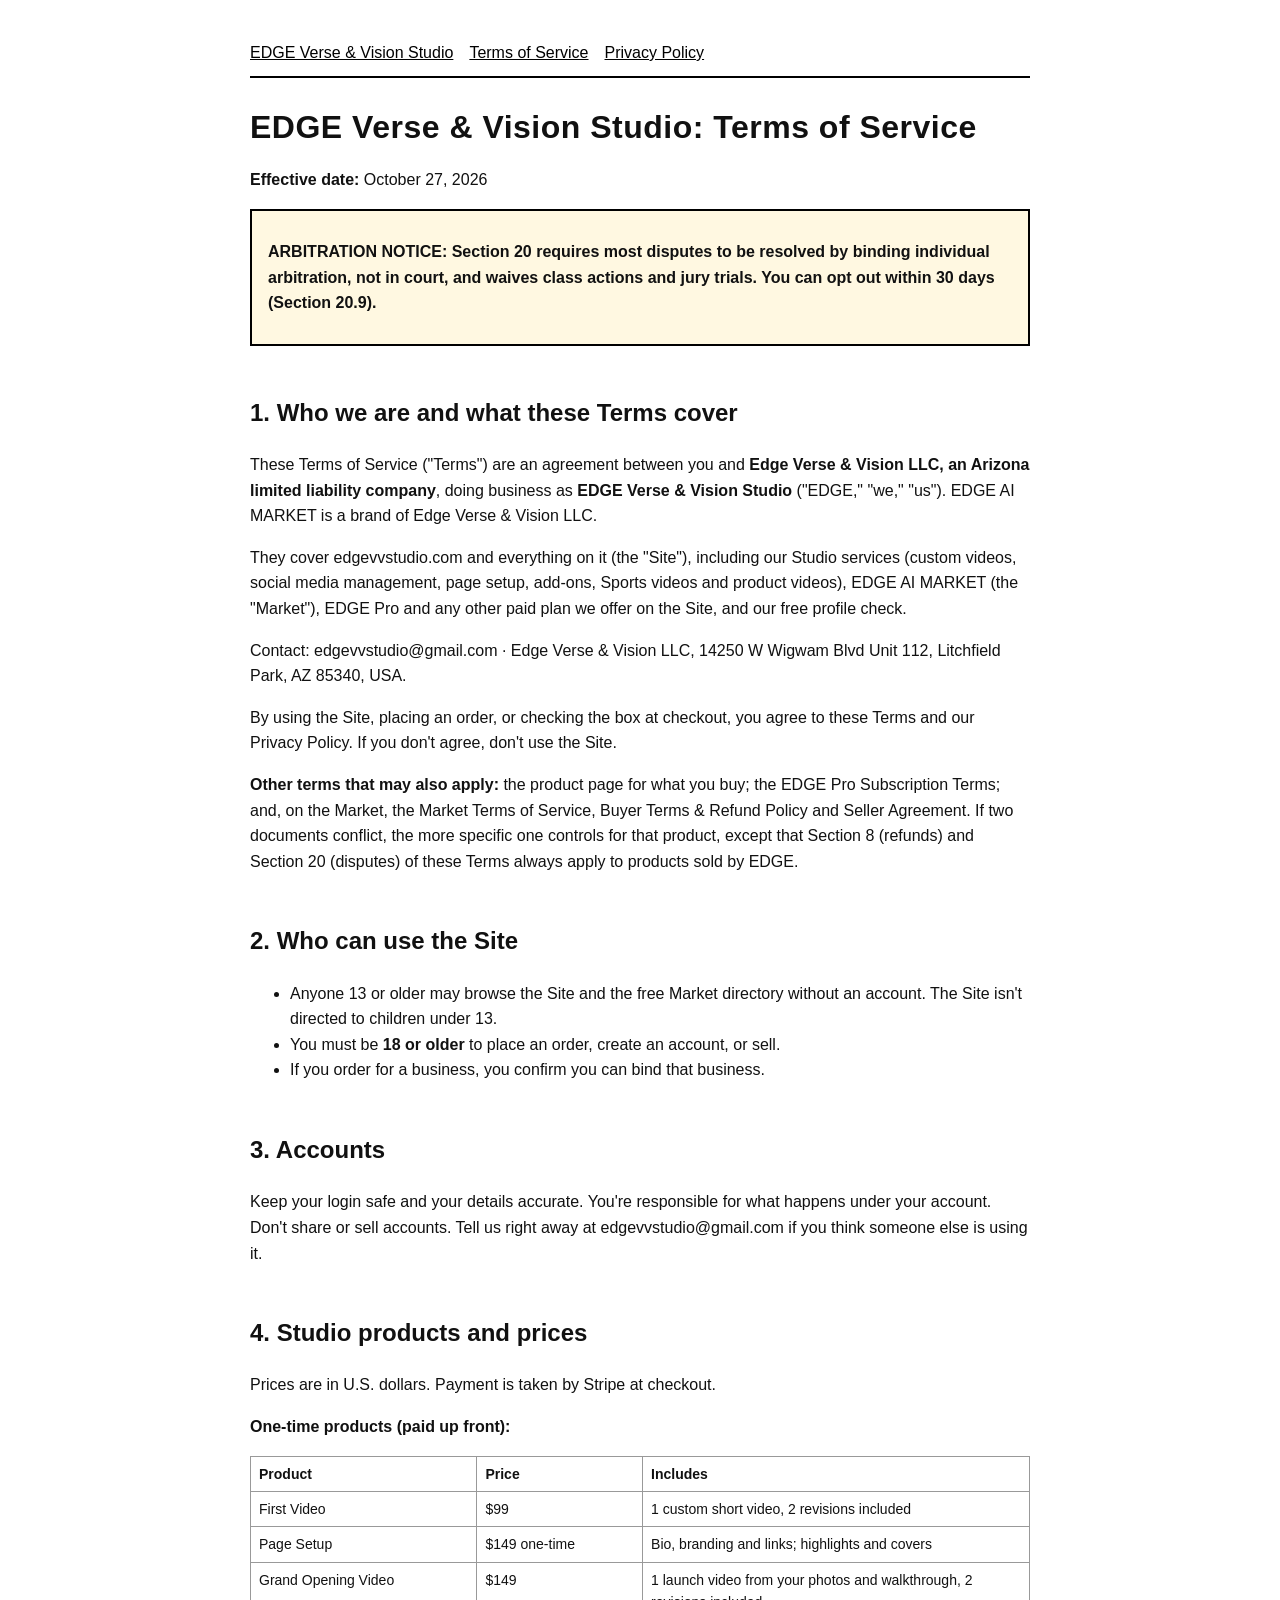
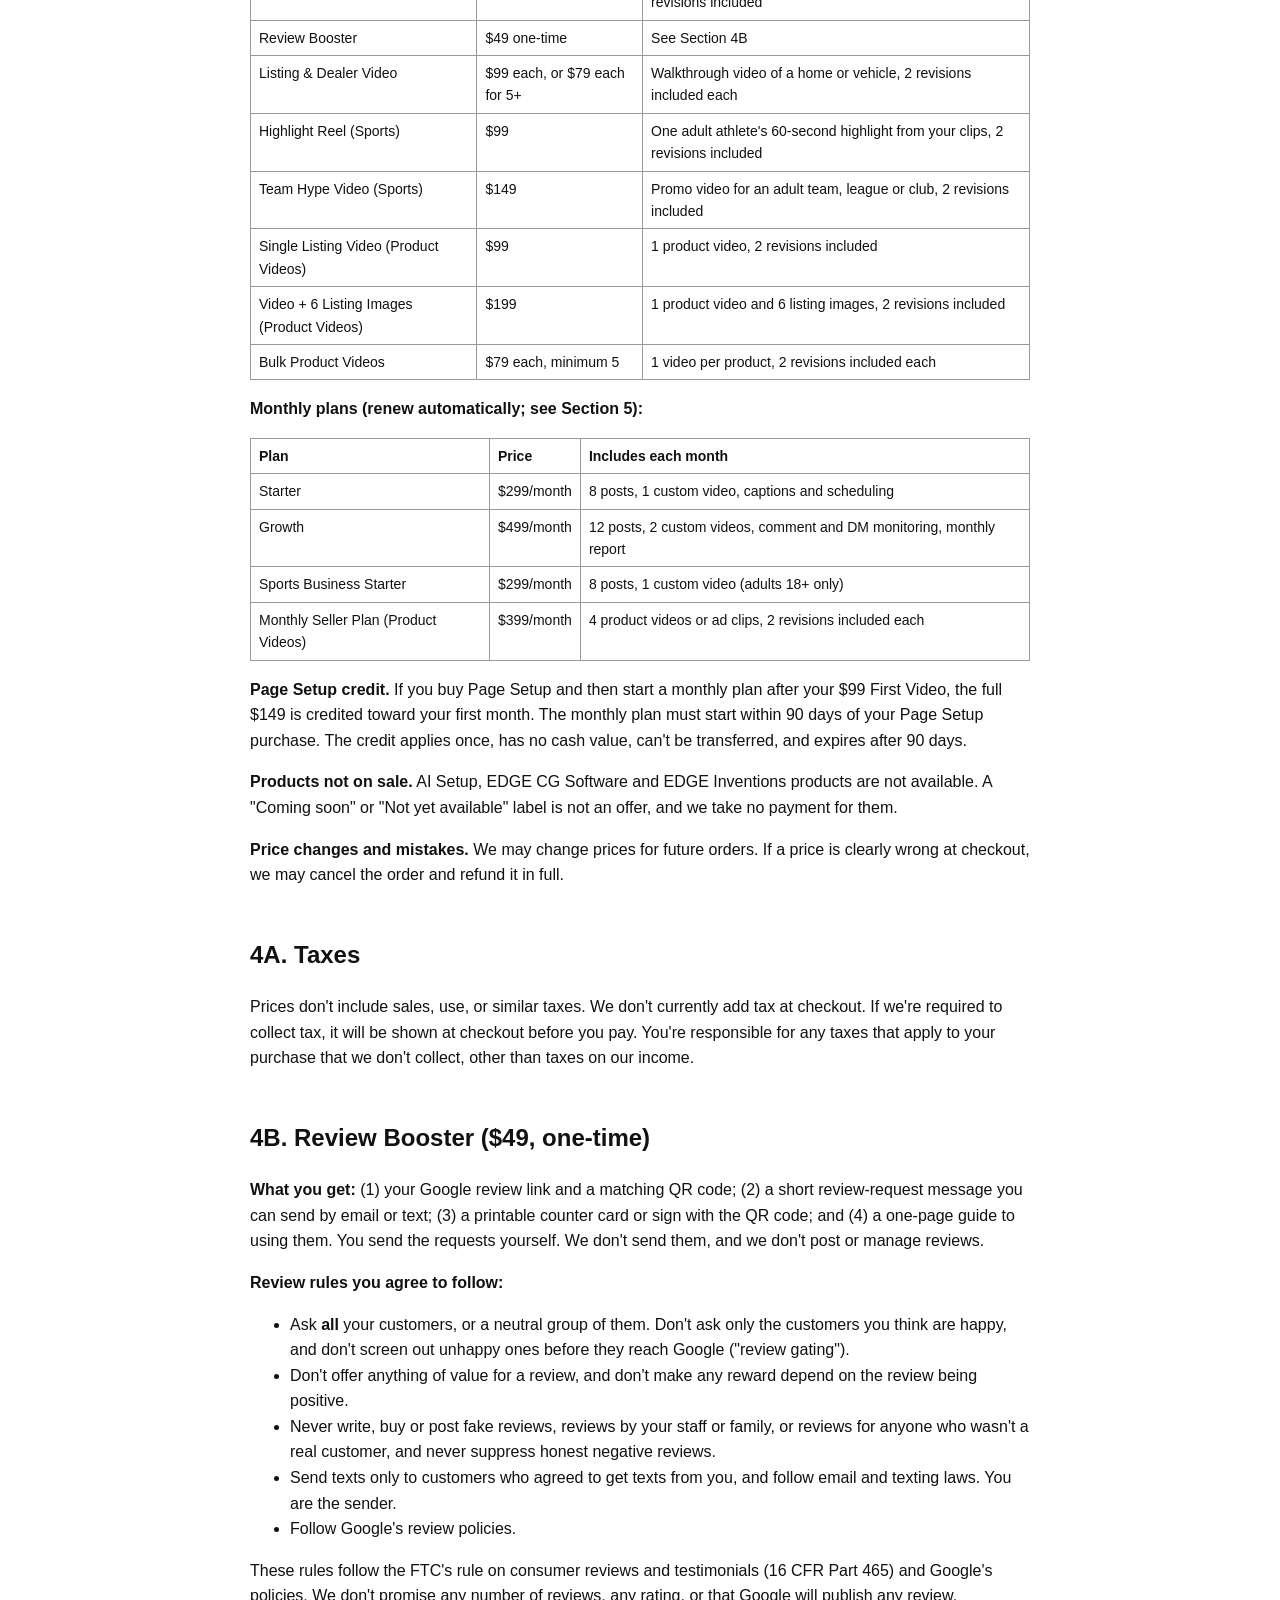
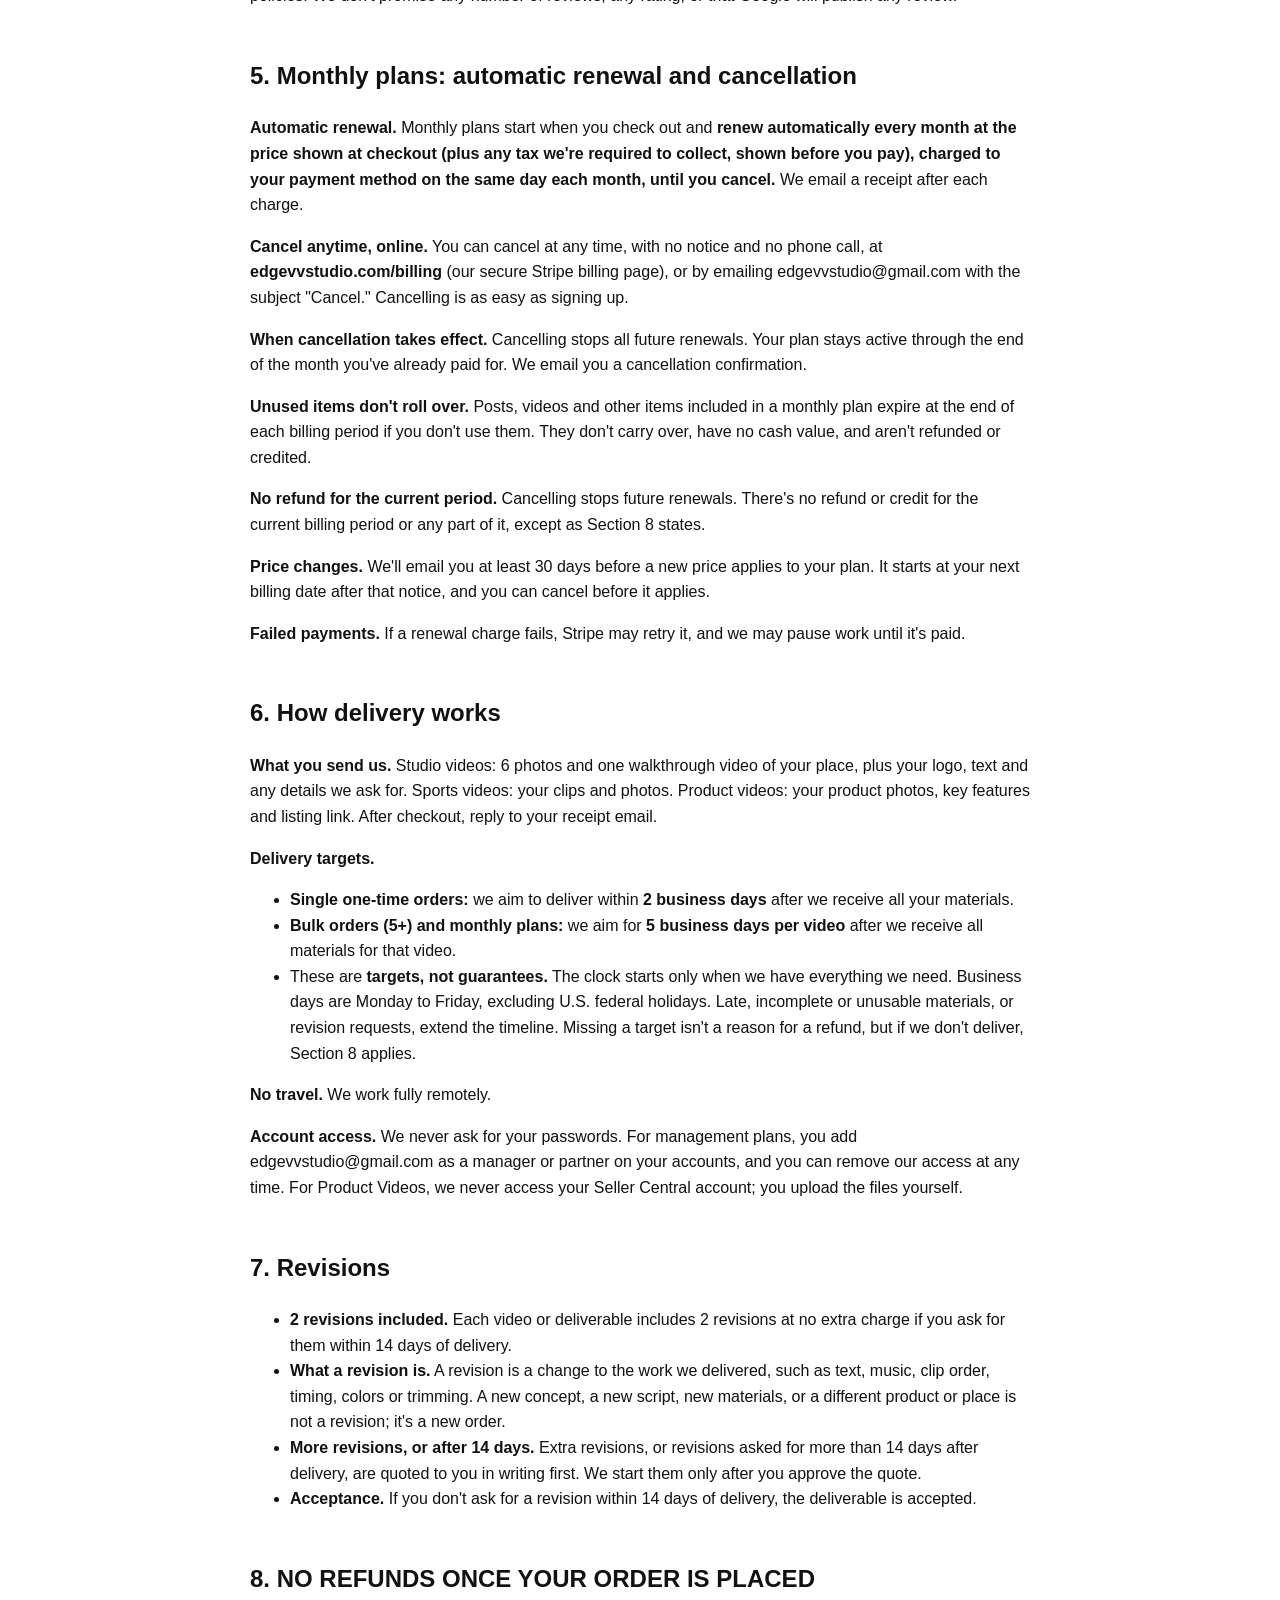
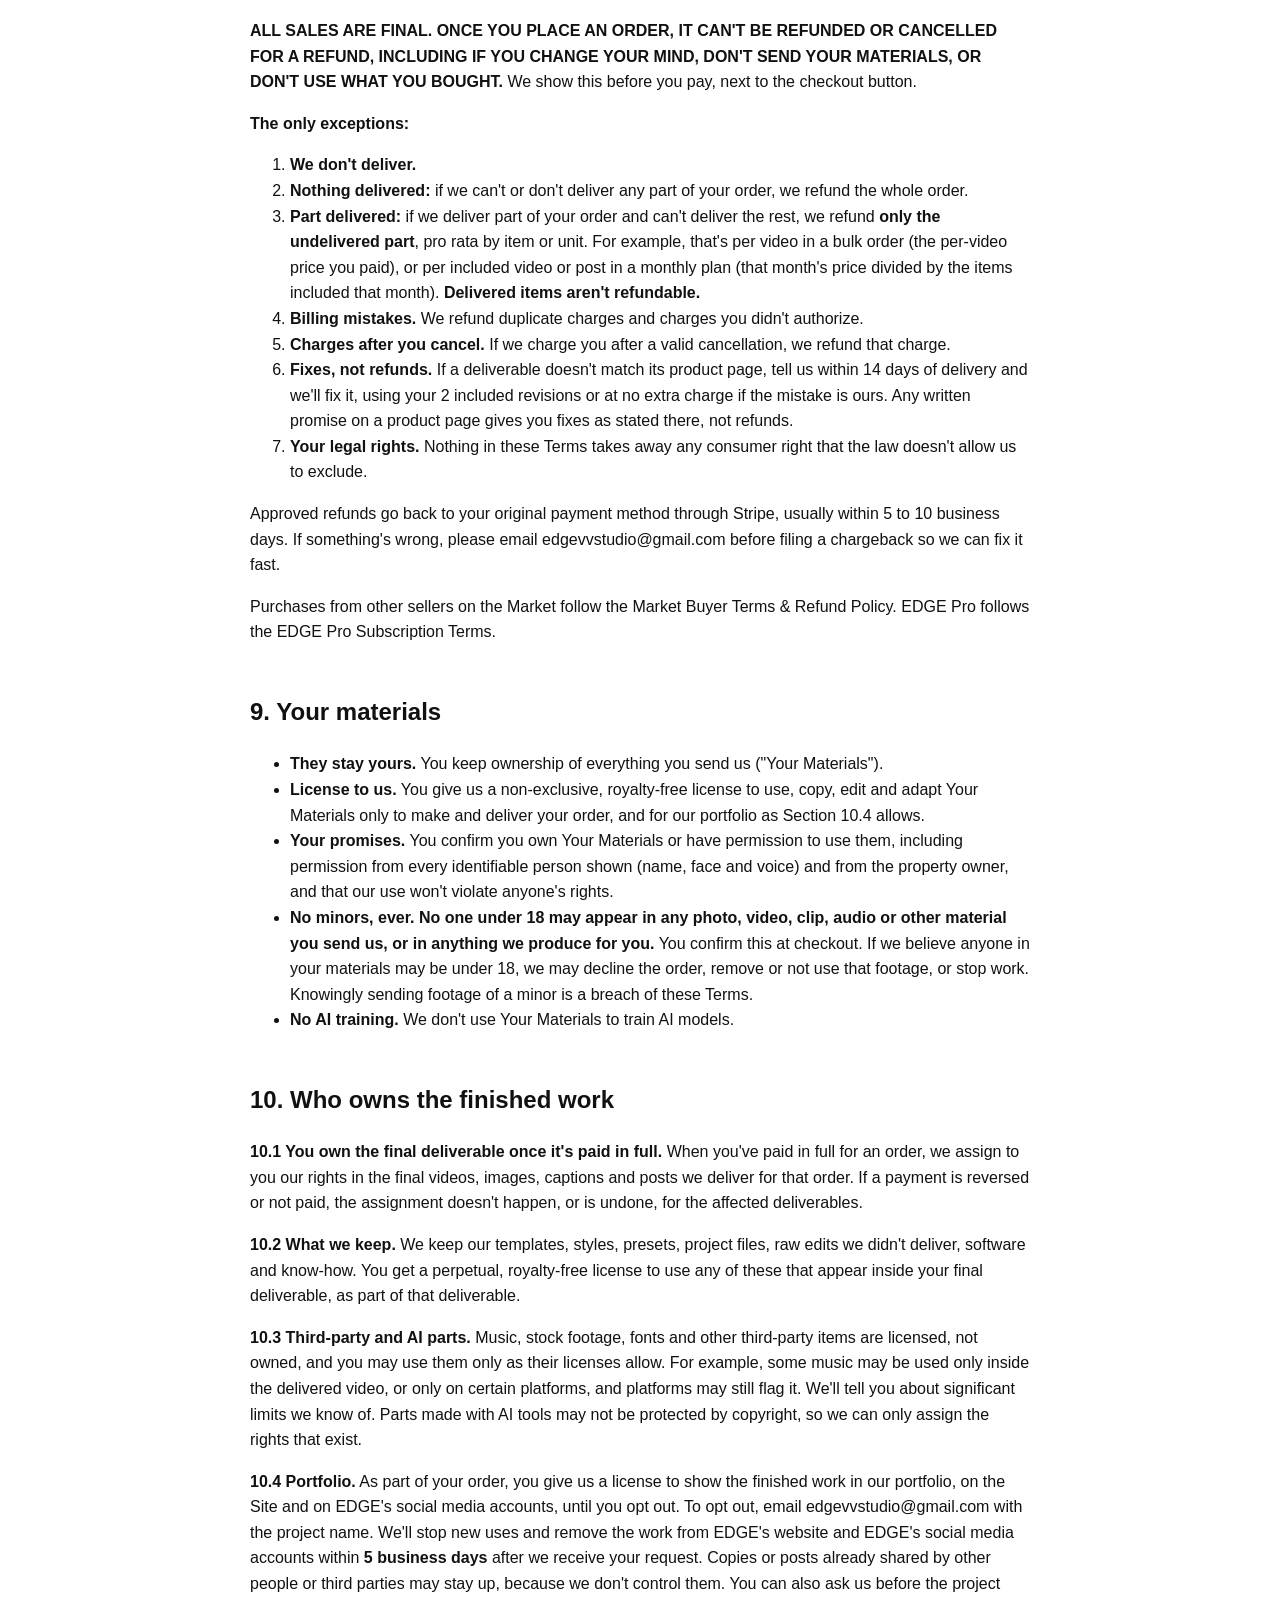
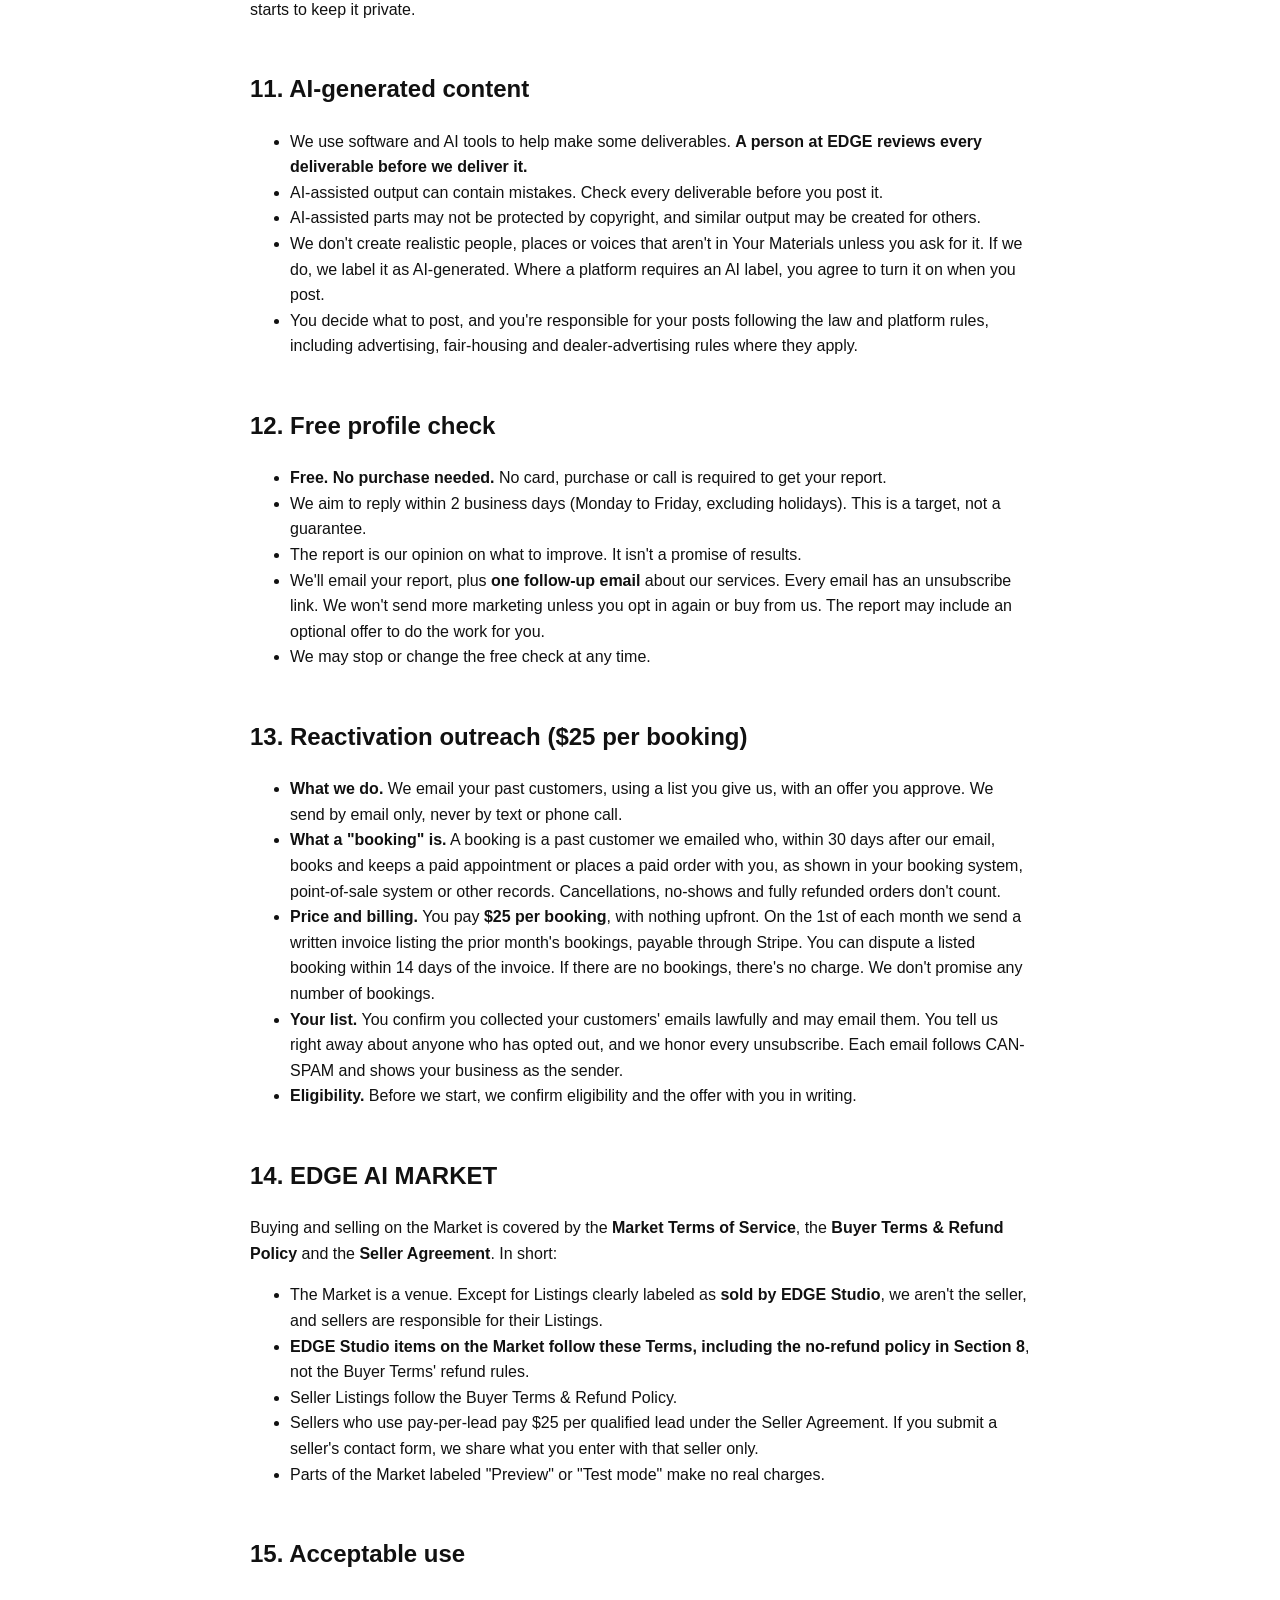
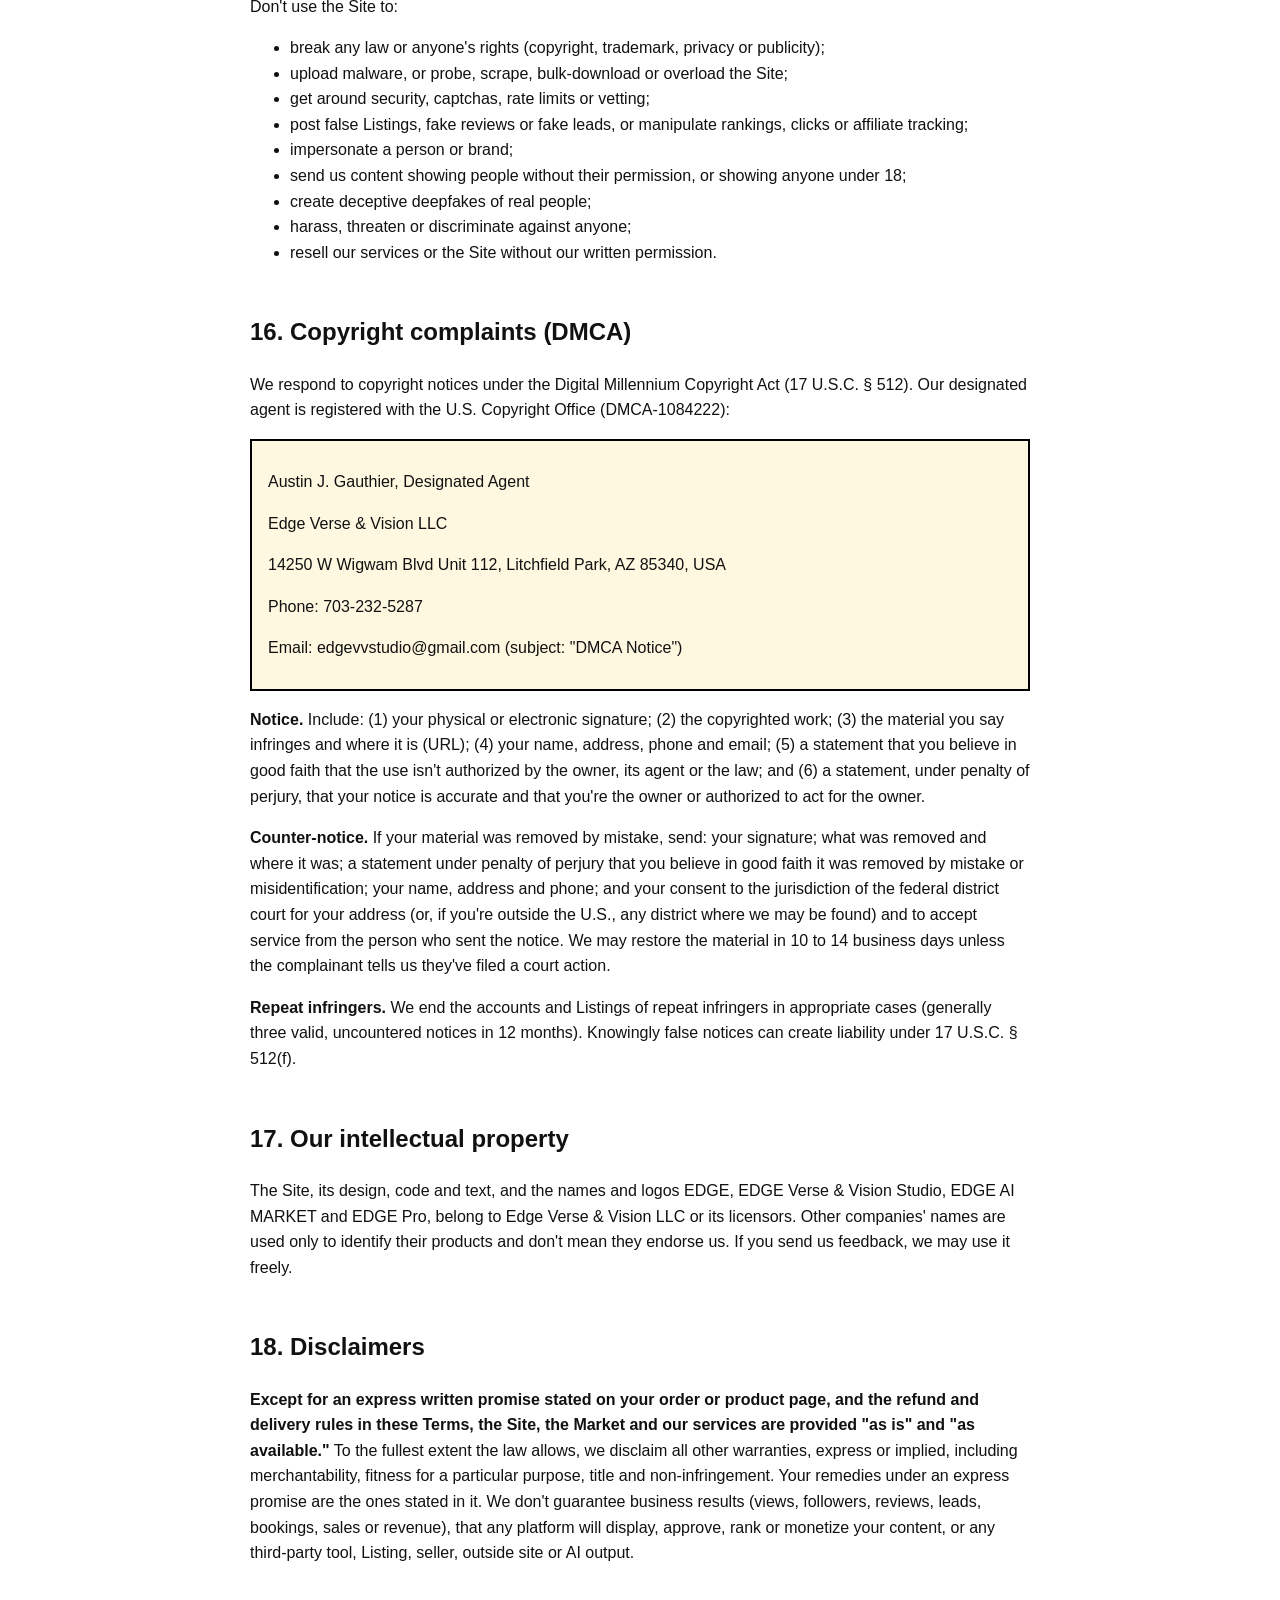
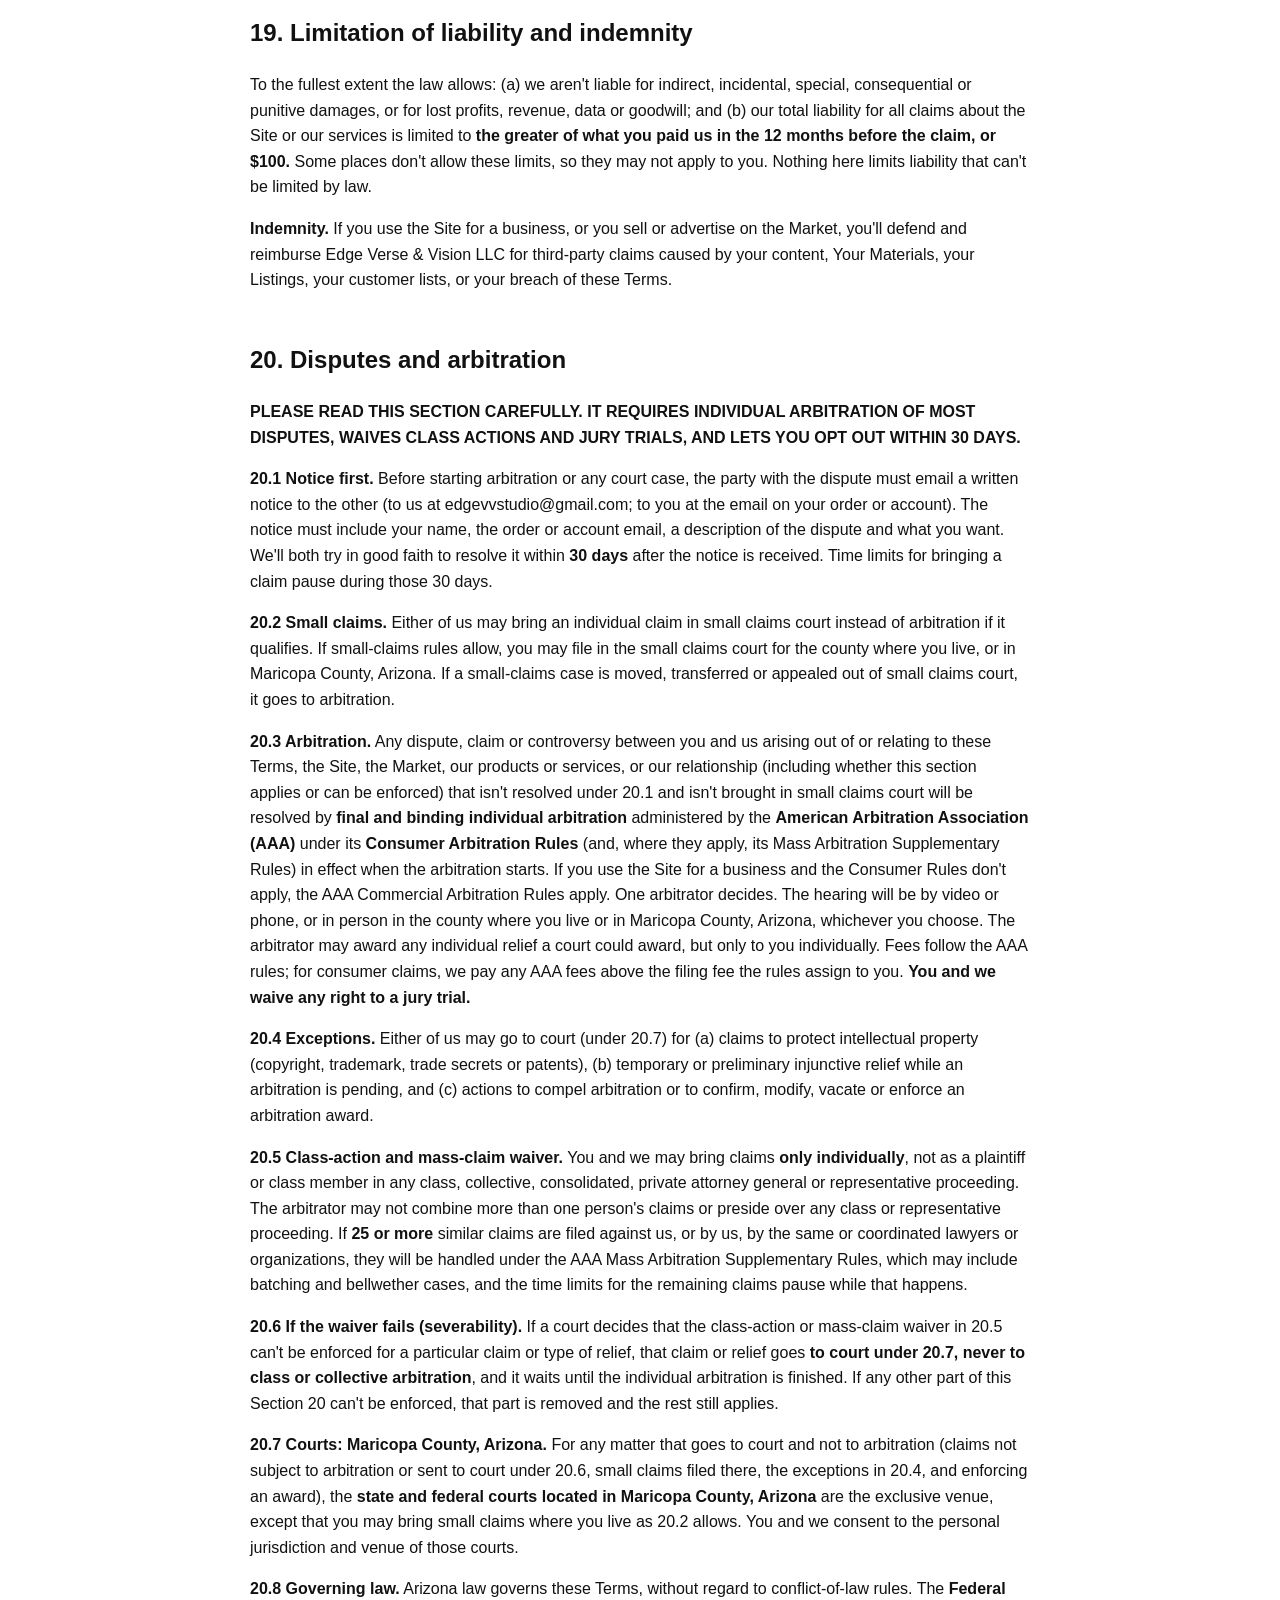
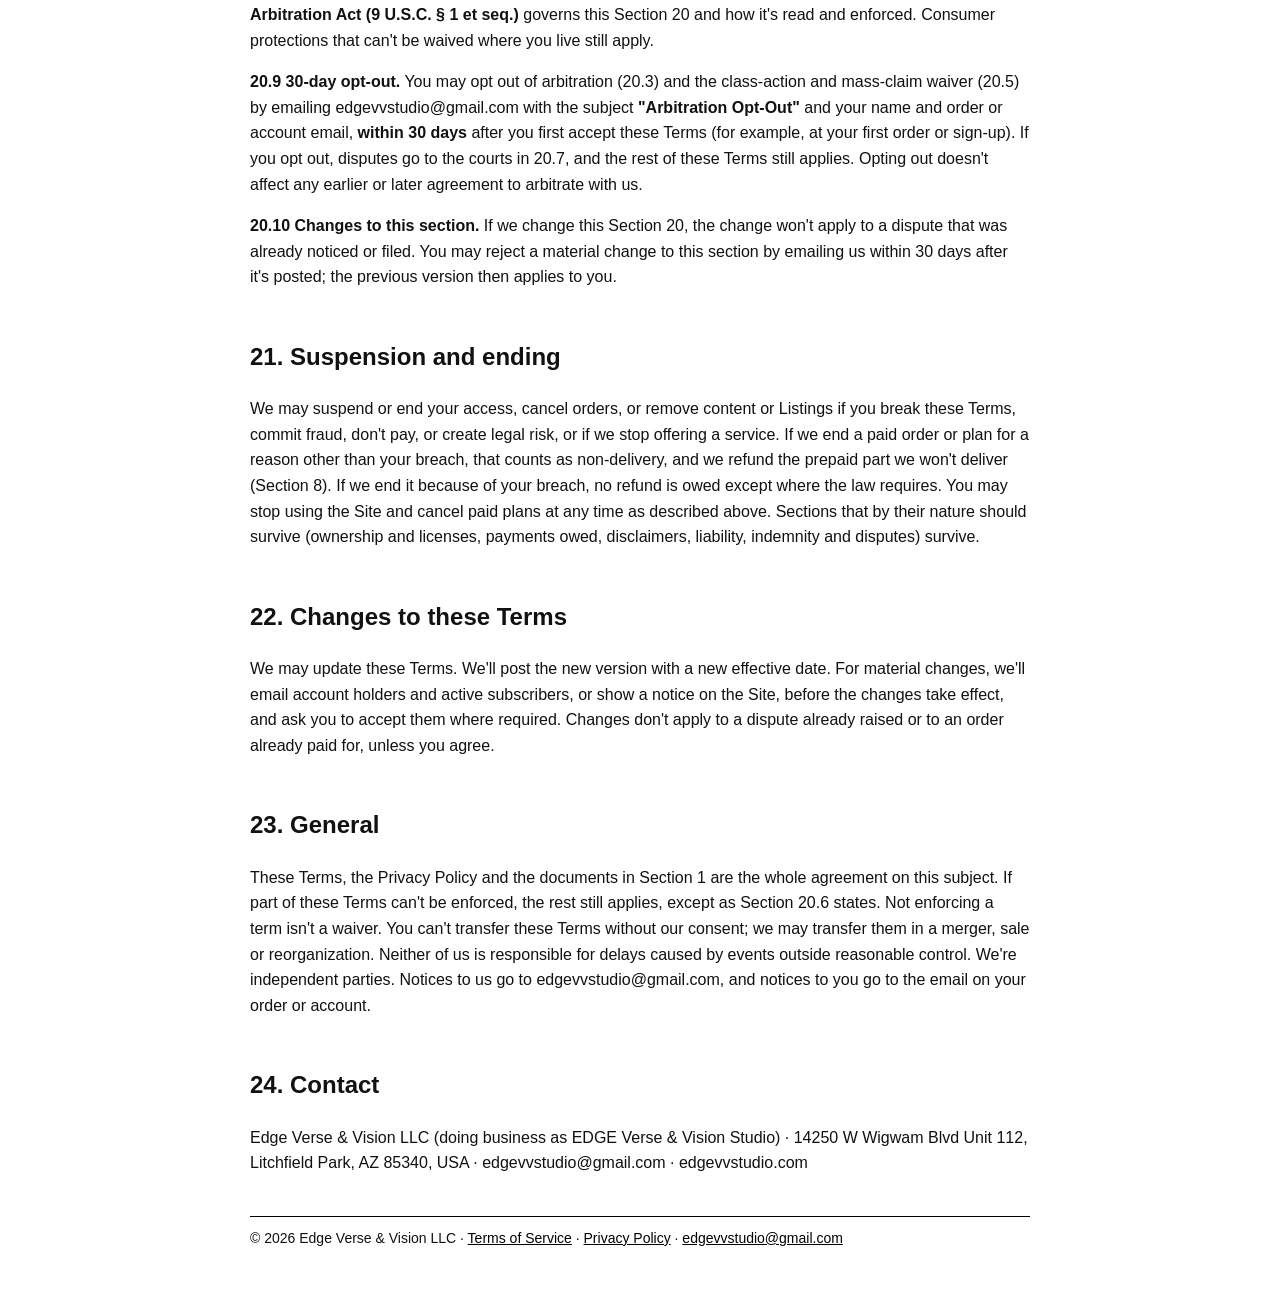
<file: terms.html>
<!doctype html><html lang="en"><head><meta charset="utf-8"><meta name="viewport" content="width=device-width,initial-scale=1"><title>Terms of Service | EDGE Verse &amp; Vision Studio</title><meta name="description" content="Terms of Service for EDGE Verse &amp; Vision Studio (Edge Verse &amp; Vision LLC)."><link rel="canonical" href="https://edgevvstudio.com/terms"><link rel="icon" href="/favicon.svg"><style>body{font-family:-apple-system,Helvetica,Arial,sans-serif;background:#fff;color:#111;max-width:780px;margin:0 auto;padding:40px 20px;line-height:1.6}a{color:#000}header{border-bottom:2px solid #000;margin-bottom:30px;padding-bottom:10px}nav a{margin-right:16px}h1{letter-spacing:.5px;line-height:1.2}h2{margin-top:2em}.notice{border:2px solid #000;padding:12px 16px;margin:16px 0;background:#fff8e1}.tbl{overflow-x:auto}table{border-collapse:collapse;width:100%;font-size:14px}th,td{border:1px solid #999;padding:6px 8px;text-align:left;vertical-align:top}footer{border-top:1px solid #000;margin-top:40px;padding-top:10px;font-size:14px}</style></head><body>
<header><nav><a href="/">EDGE Verse &amp; Vision Studio</a><a href="/terms">Terms of Service</a><a href="/privacy">Privacy Policy</a></nav></header>
<main>
<h1>EDGE Verse &amp; Vision Studio: Terms of Service</h1>
<p><strong>Effective date:</strong> October 27, 2026</p>
<div class="notice"><p><strong>ARBITRATION NOTICE: Section 20 requires most disputes to be resolved by binding individual arbitration, not in court, and waives class actions and jury trials. You can opt out within 30 days (Section 20.9).</strong></p></div>
<h2 id="s1">1. Who we are and what these Terms cover</h2>
<p>These Terms of Service ("Terms") are an agreement between you and <strong>Edge Verse &amp; Vision LLC, an Arizona limited liability company</strong>, doing business as <strong>EDGE Verse &amp; Vision Studio</strong> ("EDGE," "we," "us"). EDGE AI MARKET is a brand of Edge Verse &amp; Vision LLC.</p>
<p>They cover edgevvstudio.com and everything on it (the "Site"), including our Studio services (custom videos, social media management, page setup, add-ons, Sports videos and product videos), EDGE AI MARKET (the "Market"), EDGE Pro and any other paid plan we offer on the Site, and our free profile check.</p>
<p>Contact: edgevvstudio@gmail.com · Edge Verse &amp; Vision LLC, 14250 W Wigwam Blvd Unit 112, Litchfield Park, AZ 85340, USA.</p>
<p>By using the Site, placing an order, or checking the box at checkout, you agree to these Terms and our Privacy Policy. If you don't agree, don't use the Site.</p>
<p><strong>Other terms that may also apply:</strong> the product page for what you buy; the EDGE Pro Subscription Terms; and, on the Market, the Market Terms of Service, Buyer Terms &amp; Refund Policy and Seller Agreement. If two documents conflict, the more specific one controls for that product, except that Section 8 (refunds) and Section 20 (disputes) of these Terms always apply to products sold by EDGE.</p>
<h2 id="s2">2. Who can use the Site</h2>
<ul><li>Anyone 13 or older may browse the Site and the free Market directory without an account. The Site isn't directed to children under 13.</li><li>You must be <strong>18 or older</strong> to place an order, create an account, or sell.</li><li>If you order for a business, you confirm you can bind that business.</li></ul>
<h2 id="s3">3. Accounts</h2>
<p>Keep your login safe and your details accurate. You're responsible for what happens under your account. Don't share or sell accounts. Tell us right away at edgevvstudio@gmail.com if you think someone else is using it.</p>
<h2 id="s4">4. Studio products and prices</h2>
<p>Prices are in U.S. dollars. Payment is taken by Stripe at checkout.</p>
<p><strong>One-time products (paid up front):</strong></p>
<div class="tbl"><table><thead><tr><th>Product</th><th>Price</th><th>Includes</th></tr></thead><tbody><tr><td>First Video</td><td>$99</td><td>1 custom short video, 2 revisions included</td></tr><tr><td>Page Setup</td><td>$149 one-time</td><td>Bio, branding and links; highlights and covers</td></tr><tr><td>Grand Opening Video</td><td>$149</td><td>1 launch video from your photos and walkthrough, 2 revisions included</td></tr><tr><td>Review Booster</td><td>$49 one-time</td><td>See Section 4B</td></tr><tr><td>Listing &amp; Dealer Video</td><td>$99 each, or $79 each for 5+</td><td>Walkthrough video of a home or vehicle, 2 revisions included each</td></tr><tr><td>Highlight Reel (Sports)</td><td>$99</td><td>One adult athlete's 60-second highlight from your clips, 2 revisions included</td></tr><tr><td>Team Hype Video (Sports)</td><td>$149</td><td>Promo video for an adult team, league or club, 2 revisions included</td></tr><tr><td>Single Listing Video (Product Videos)</td><td>$99</td><td>1 product video, 2 revisions included</td></tr><tr><td>Video + 6 Listing Images (Product Videos)</td><td>$199</td><td>1 product video and 6 listing images, 2 revisions included</td></tr><tr><td>Bulk Product Videos</td><td>$79 each, minimum 5</td><td>1 video per product, 2 revisions included each</td></tr></tbody></table></div>
<p><strong>Monthly plans (renew automatically; see Section 5):</strong></p>
<div class="tbl"><table><thead><tr><th>Plan</th><th>Price</th><th>Includes each month</th></tr></thead><tbody><tr><td>Starter</td><td>$299/month</td><td>8 posts, 1 custom video, captions and scheduling</td></tr><tr><td>Growth</td><td>$499/month</td><td>12 posts, 2 custom videos, comment and DM monitoring, monthly report</td></tr><tr><td>Sports Business Starter</td><td>$299/month</td><td>8 posts, 1 custom video (adults 18+ only)</td></tr><tr><td>Monthly Seller Plan (Product Videos)</td><td>$399/month</td><td>4 product videos or ad clips, 2 revisions included each</td></tr></tbody></table></div>
<p><strong>Page Setup credit.</strong> If you buy Page Setup and then start a monthly plan after your $99 First Video, the full $149 is credited toward your first month. The monthly plan must start within 90 days of your Page Setup purchase. The credit applies once, has no cash value, can't be transferred, and expires after 90 days.</p>
<p><strong>Products not on sale.</strong> AI Setup, EDGE CG Software and EDGE Inventions products are not available. A "Coming soon" or "Not yet available" label is not an offer, and we take no payment for them.</p>
<p><strong>Price changes and mistakes.</strong> We may change prices for future orders. If a price is clearly wrong at checkout, we may cancel the order and refund it in full.</p>
<h2 id="s4a">4A. Taxes</h2>
<p>Prices don't include sales, use, or similar taxes. We don't currently add tax at checkout. If we're required to collect tax, it will be shown at checkout before you pay. You're responsible for any taxes that apply to your purchase that we don't collect, other than taxes on our income.</p>
<h2 id="s4b">4B. Review Booster ($49, one-time)</h2>
<p><strong>What you get:</strong> (1) your Google review link and a matching QR code; (2) a short review-request message you can send by email or text; (3) a printable counter card or sign with the QR code; and (4) a one-page guide to using them. You send the requests yourself. We don't send them, and we don't post or manage reviews.</p>
<p><strong>Review rules you agree to follow:</strong></p>
<ul><li>Ask <strong>all</strong> your customers, or a neutral group of them. Don't ask only the customers you think are happy, and don't screen out unhappy ones before they reach Google ("review gating").</li><li>Don't offer anything of value for a review, and don't make any reward depend on the review being positive.</li><li>Never write, buy or post fake reviews, reviews by your staff or family, or reviews for anyone who wasn't a real customer, and never suppress honest negative reviews.</li><li>Send texts only to customers who agreed to get texts from you, and follow email and texting laws. You are the sender.</li><li>Follow Google's review policies.</li></ul>
<p>These rules follow the FTC's rule on consumer reviews and testimonials (16 CFR Part 465) and Google's policies. We don't promise any number of reviews, any rating, or that Google will publish any review.</p>
<h2 id="s5">5. Monthly plans: automatic renewal and cancellation</h2>
<p><strong>Automatic renewal.</strong> Monthly plans start when you check out and <strong>renew automatically every month at the price shown at checkout (plus any tax we're required to collect, shown before you pay), charged to your payment method on the same day each month, until you cancel.</strong> We email a receipt after each charge.</p>
<p><strong>Cancel anytime, online.</strong> You can cancel at any time, with no notice and no phone call, at <strong>edgevvstudio.com/billing</strong> (our secure Stripe billing page), or by emailing edgevvstudio@gmail.com with the subject "Cancel." Cancelling is as easy as signing up.</p>
<p><strong>When cancellation takes effect.</strong> Cancelling stops all future renewals. Your plan stays active through the end of the month you've already paid for. We email you a cancellation confirmation.</p>
<p><strong>Unused items don't roll over.</strong> Posts, videos and other items included in a monthly plan expire at the end of each billing period if you don't use them. They don't carry over, have no cash value, and aren't refunded or credited.</p>
<p><strong>No refund for the current period.</strong> Cancelling stops future renewals. There's no refund or credit for the current billing period or any part of it, except as Section 8 states.</p>
<p><strong>Price changes.</strong> We'll email you at least 30 days before a new price applies to your plan. It starts at your next billing date after that notice, and you can cancel before it applies.</p>
<p><strong>Failed payments.</strong> If a renewal charge fails, Stripe may retry it, and we may pause work until it's paid.</p>
<h2 id="s6">6. How delivery works</h2>
<p><strong>What you send us.</strong> Studio videos: 6 photos and one walkthrough video of your place, plus your logo, text and any details we ask for. Sports videos: your clips and photos. Product videos: your product photos, key features and listing link. After checkout, reply to your receipt email.</p>
<p><strong>Delivery targets.</strong></p>
<ul><li><strong>Single one-time orders:</strong> we aim to deliver within <strong>2 business days</strong> after we receive all your materials.</li><li><strong>Bulk orders (5+) and monthly plans:</strong> we aim for <strong>5 business days per video</strong> after we receive all materials for that video.</li><li>These are <strong>targets, not guarantees.</strong> The clock starts only when we have everything we need. Business days are Monday to Friday, excluding U.S. federal holidays. Late, incomplete or unusable materials, or revision requests, extend the timeline. Missing a target isn't a reason for a refund, but if we don't deliver, Section 8 applies.</li></ul>
<p><strong>No travel.</strong> We work fully remotely.</p>
<p><strong>Account access.</strong> We never ask for your passwords. For management plans, you add edgevvstudio@gmail.com as a manager or partner on your accounts, and you can remove our access at any time. For Product Videos, we never access your Seller Central account; you upload the files yourself.</p>
<h2 id="s7">7. Revisions</h2>
<ul><li><strong>2 revisions included.</strong> Each video or deliverable includes 2 revisions at no extra charge if you ask for them within 14 days of delivery.</li><li><strong>What a revision is.</strong> A revision is a change to the work we delivered, such as text, music, clip order, timing, colors or trimming. A new concept, a new script, new materials, or a different product or place is not a revision; it's a new order.</li><li><strong>More revisions, or after 14 days.</strong> Extra revisions, or revisions asked for more than 14 days after delivery, are quoted to you in writing first. We start them only after you approve the quote.</li><li><strong>Acceptance.</strong> If you don't ask for a revision within 14 days of delivery, the deliverable is accepted.</li></ul>
<h2 id="s8">8. NO REFUNDS ONCE YOUR ORDER IS PLACED</h2>
<p><strong>ALL SALES ARE FINAL. ONCE YOU PLACE AN ORDER, IT CAN'T BE REFUNDED OR CANCELLED FOR A REFUND, INCLUDING IF YOU CHANGE YOUR MIND, DON'T SEND YOUR MATERIALS, OR DON'T USE WHAT YOU BOUGHT.</strong> We show this before you pay, next to the checkout button.</p>
<p><strong>The only exceptions:</strong></p>
<ol><li><strong>We don't deliver.</strong></li><li><strong>Nothing delivered:</strong> if we can't or don't deliver any part of your order, we refund the whole order.</li><li><strong>Part delivered:</strong> if we deliver part of your order and can't deliver the rest, we refund <strong>only the undelivered part</strong>, pro rata by item or unit. For example, that's per video in a bulk order (the per-video price you paid), or per included video or post in a monthly plan (that month's price divided by the items included that month). <strong>Delivered items aren't refundable.</strong></li><li><strong>Billing mistakes.</strong> We refund duplicate charges and charges you didn't authorize.</li><li><strong>Charges after you cancel.</strong> If we charge you after a valid cancellation, we refund that charge.</li><li><strong>Fixes, not refunds.</strong> If a deliverable doesn't match its product page, tell us within 14 days of delivery and we'll fix it, using your 2 included revisions or at no extra charge if the mistake is ours. Any written promise on a product page gives you fixes as stated there, not refunds.</li><li><strong>Your legal rights.</strong> Nothing in these Terms takes away any consumer right that the law doesn't allow us to exclude.</li></ol>
<p>Approved refunds go back to your original payment method through Stripe, usually within 5 to 10 business days. If something's wrong, please email edgevvstudio@gmail.com before filing a chargeback so we can fix it fast.</p>
<p>Purchases from other sellers on the Market follow the Market Buyer Terms &amp; Refund Policy. EDGE Pro follows the EDGE Pro Subscription Terms.</p>
<h2 id="s9">9. Your materials</h2>
<ul><li><strong>They stay yours.</strong> You keep ownership of everything you send us ("Your Materials").</li><li><strong>License to us.</strong> You give us a non-exclusive, royalty-free license to use, copy, edit and adapt Your Materials only to make and deliver your order, and for our portfolio as Section 10.4 allows.</li><li><strong>Your promises.</strong> You confirm you own Your Materials or have permission to use them, including permission from every identifiable person shown (name, face and voice) and from the property owner, and that our use won't violate anyone's rights.</li><li><strong>No minors, ever.</strong> <strong>No one under 18 may appear in any photo, video, clip, audio or other material you send us, or in anything we produce for you.</strong> You confirm this at checkout. If we believe anyone in your materials may be under 18, we may decline the order, remove or not use that footage, or stop work. Knowingly sending footage of a minor is a breach of these Terms.</li><li><strong>No AI training.</strong> We don't use Your Materials to train AI models.</li></ul>
<h2 id="s10">10. Who owns the finished work</h2>
<p><strong>10.1 You own the final deliverable once it's paid in full.</strong> When you've paid in full for an order, we assign to you our rights in the final videos, images, captions and posts we deliver for that order. If a payment is reversed or not paid, the assignment doesn't happen, or is undone, for the affected deliverables.</p>
<p><strong>10.2 What we keep.</strong> We keep our templates, styles, presets, project files, raw edits we didn't deliver, software and know-how. You get a perpetual, royalty-free license to use any of these that appear inside your final deliverable, as part of that deliverable.</p>
<p><strong>10.3 Third-party and AI parts.</strong> Music, stock footage, fonts and other third-party items are licensed, not owned, and you may use them only as their licenses allow. For example, some music may be used only inside the delivered video, or only on certain platforms, and platforms may still flag it. We'll tell you about significant limits we know of. Parts made with AI tools may not be protected by copyright, so we can only assign the rights that exist.</p>
<p><strong>10.4 Portfolio.</strong> As part of your order, you give us a license to show the finished work in our portfolio, on the Site and on EDGE's social media accounts, until you opt out. To opt out, email edgevvstudio@gmail.com with the project name. We'll stop new uses and remove the work from EDGE's website and EDGE's social media accounts within <strong>5 business days</strong> after we receive your request. Copies or posts already shared by other people or third parties may stay up, because we don't control them. You can also ask us before the project starts to keep it private.</p>
<h2 id="s11">11. AI-generated content</h2>
<ul><li>We use software and AI tools to help make some deliverables. <strong>A person at EDGE reviews every deliverable before we deliver it.</strong></li><li>AI-assisted output can contain mistakes. Check every deliverable before you post it.</li><li>AI-assisted parts may not be protected by copyright, and similar output may be created for others.</li><li>We don't create realistic people, places or voices that aren't in Your Materials unless you ask for it. If we do, we label it as AI-generated. Where a platform requires an AI label, you agree to turn it on when you post.</li><li>You decide what to post, and you're responsible for your posts following the law and platform rules, including advertising, fair-housing and dealer-advertising rules where they apply.</li></ul>
<h2 id="s12">12. Free profile check</h2>
<ul><li><strong>Free. No purchase needed.</strong> No card, purchase or call is required to get your report.</li><li>We aim to reply within 2 business days (Monday to Friday, excluding holidays). This is a target, not a guarantee.</li><li>The report is our opinion on what to improve. It isn't a promise of results.</li><li>We'll email your report, plus <strong>one follow-up email</strong> about our services. Every email has an unsubscribe link. We won't send more marketing unless you opt in again or buy from us. The report may include an optional offer to do the work for you.</li><li>We may stop or change the free check at any time.</li></ul>
<h2 id="s13">13. Reactivation outreach ($25 per booking)</h2>
<ul><li><strong>What we do.</strong> We email your past customers, using a list you give us, with an offer you approve. We send by email only, never by text or phone call.</li><li><strong>What a "booking" is.</strong> A booking is a past customer we emailed who, within 30 days after our email, books and keeps a paid appointment or places a paid order with you, as shown in your booking system, point-of-sale system or other records. Cancellations, no-shows and fully refunded orders don't count.</li><li><strong>Price and billing.</strong> You pay <strong>$25 per booking</strong>, with nothing upfront. On the 1st of each month we send a written invoice listing the prior month's bookings, payable through Stripe. You can dispute a listed booking within 14 days of the invoice. If there are no bookings, there's no charge. We don't promise any number of bookings.</li><li><strong>Your list.</strong> You confirm you collected your customers' emails lawfully and may email them. You tell us right away about anyone who has opted out, and we honor every unsubscribe. Each email follows CAN-SPAM and shows your business as the sender.</li><li><strong>Eligibility.</strong> Before we start, we confirm eligibility and the offer with you in writing.</li></ul>
<h2 id="s14">14. EDGE AI MARKET</h2>
<p>Buying and selling on the Market is covered by the <strong>Market Terms of Service</strong>, the <strong>Buyer Terms &amp; Refund Policy</strong> and the <strong>Seller Agreement</strong>. In short:</p>
<ul><li>The Market is a venue. Except for Listings clearly labeled as <strong>sold by EDGE Studio</strong>, we aren't the seller, and sellers are responsible for their Listings.</li><li><strong>EDGE Studio items on the Market follow these Terms, including the no-refund policy in Section 8</strong>, not the Buyer Terms' refund rules.</li><li>Seller Listings follow the Buyer Terms &amp; Refund Policy.</li><li>Sellers who use pay-per-lead pay $25 per qualified lead under the Seller Agreement. If you submit a seller's contact form, we share what you enter with that seller only.</li><li>Parts of the Market labeled "Preview" or "Test mode" make no real charges.</li></ul>
<h2 id="s15">15. Acceptable use</h2>
<p>Don't use the Site to:</p>
<ul><li>break any law or anyone's rights (copyright, trademark, privacy or publicity);</li><li>upload malware, or probe, scrape, bulk-download or overload the Site;</li><li>get around security, captchas, rate limits or vetting;</li><li>post false Listings, fake reviews or fake leads, or manipulate rankings, clicks or affiliate tracking;</li><li>impersonate a person or brand;</li><li>send us content showing people without their permission, or showing anyone under 18;</li><li>create deceptive deepfakes of real people;</li><li>harass, threaten or discriminate against anyone;</li><li>resell our services or the Site without our written permission.</li></ul>
<h2 id="s16">16. Copyright complaints (DMCA)</h2>
<p>We respond to copyright notices under the Digital Millennium Copyright Act (17 U.S.C. § 512). Our designated agent is registered with the U.S. Copyright Office (DMCA-1084222):</p>
<div class="notice"><p>Austin J. Gauthier, Designated Agent</p><p>Edge Verse &amp; Vision LLC</p><p>14250 W Wigwam Blvd Unit 112, Litchfield Park, AZ 85340, USA</p><p>Phone: 703-232-5287</p><p>Email: edgevvstudio@gmail.com (subject: "DMCA Notice")</p></div>
<p><strong>Notice.</strong> Include: (1) your physical or electronic signature; (2) the copyrighted work; (3) the material you say infringes and where it is (URL); (4) your name, address, phone and email; (5) a statement that you believe in good faith that the use isn't authorized by the owner, its agent or the law; and (6) a statement, under penalty of perjury, that your notice is accurate and that you're the owner or authorized to act for the owner.</p>
<p><strong>Counter-notice.</strong> If your material was removed by mistake, send: your signature; what was removed and where it was; a statement under penalty of perjury that you believe in good faith it was removed by mistake or misidentification; your name, address and phone; and your consent to the jurisdiction of the federal district court for your address (or, if you're outside the U.S., any district where we may be found) and to accept service from the person who sent the notice. We may restore the material in 10 to 14 business days unless the complainant tells us they've filed a court action.</p>
<p><strong>Repeat infringers.</strong> We end the accounts and Listings of repeat infringers in appropriate cases (generally three valid, uncountered notices in 12 months). Knowingly false notices can create liability under 17 U.S.C. § 512(f).</p>
<h2 id="s17">17. Our intellectual property</h2>
<p>The Site, its design, code and text, and the names and logos EDGE, EDGE Verse &amp; Vision Studio, EDGE AI MARKET and EDGE Pro, belong to Edge Verse &amp; Vision LLC or its licensors. Other companies' names are used only to identify their products and don't mean they endorse us. If you send us feedback, we may use it freely.</p>
<h2 id="s18">18. Disclaimers</h2>
<p><strong>Except for an express written promise stated on your order or product page, and the refund and delivery rules in these Terms, the Site, the Market and our services are provided "as is" and "as available."</strong> To the fullest extent the law allows, we disclaim all other warranties, express or implied, including merchantability, fitness for a particular purpose, title and non-infringement. Your remedies under an express promise are the ones stated in it. We don't guarantee business results (views, followers, reviews, leads, bookings, sales or revenue), that any platform will display, approve, rank or monetize your content, or any third-party tool, Listing, seller, outside site or AI output.</p>
<h2 id="s19">19. Limitation of liability and indemnity</h2>
<p>To the fullest extent the law allows: (a) we aren't liable for indirect, incidental, special, consequential or punitive damages, or for lost profits, revenue, data or goodwill; and (b) our total liability for all claims about the Site or our services is limited to <strong>the greater of what you paid us in the 12 months before the claim, or $100.</strong> Some places don't allow these limits, so they may not apply to you. Nothing here limits liability that can't be limited by law.</p>
<p><strong>Indemnity.</strong> If you use the Site for a business, or you sell or advertise on the Market, you'll defend and reimburse Edge Verse &amp; Vision LLC for third-party claims caused by your content, Your Materials, your Listings, your customer lists, or your breach of these Terms.</p>
<h2 id="s20">20. Disputes and arbitration</h2>
<p><strong>PLEASE READ THIS SECTION CAREFULLY. IT REQUIRES INDIVIDUAL ARBITRATION OF MOST DISPUTES, WAIVES CLASS ACTIONS AND JURY TRIALS, AND LETS YOU OPT OUT WITHIN 30 DAYS.</strong></p>
<p><strong>20.1 Notice first.</strong> Before starting arbitration or any court case, the party with the dispute must email a written notice to the other (to us at edgevvstudio@gmail.com; to you at the email on your order or account). The notice must include your name, the order or account email, a description of the dispute and what you want. We'll both try in good faith to resolve it within <strong>30 days</strong> after the notice is received. Time limits for bringing a claim pause during those 30 days.</p>
<p><strong>20.2 Small claims.</strong> Either of us may bring an individual claim in small claims court instead of arbitration if it qualifies. If small-claims rules allow, you may file in the small claims court for the county where you live, or in Maricopa County, Arizona. If a small-claims case is moved, transferred or appealed out of small claims court, it goes to arbitration.</p>
<p><strong>20.3 Arbitration.</strong> Any dispute, claim or controversy between you and us arising out of or relating to these Terms, the Site, the Market, our products or services, or our relationship (including whether this section applies or can be enforced) that isn't resolved under 20.1 and isn't brought in small claims court will be resolved by <strong>final and binding individual arbitration</strong> administered by the <strong>American Arbitration Association (AAA)</strong> under its <strong>Consumer Arbitration Rules</strong> (and, where they apply, its Mass Arbitration Supplementary Rules) in effect when the arbitration starts. If you use the Site for a business and the Consumer Rules don't apply, the AAA Commercial Arbitration Rules apply. One arbitrator decides. The hearing will be by video or phone, or in person in the county where you live or in Maricopa County, Arizona, whichever you choose. The arbitrator may award any individual relief a court could award, but only to you individually. Fees follow the AAA rules; for consumer claims, we pay any AAA fees above the filing fee the rules assign to you. <strong>You and we waive any right to a jury trial.</strong></p>
<p><strong>20.4 Exceptions.</strong> Either of us may go to court (under 20.7) for (a) claims to protect intellectual property (copyright, trademark, trade secrets or patents), (b) temporary or preliminary injunctive relief while an arbitration is pending, and (c) actions to compel arbitration or to confirm, modify, vacate or enforce an arbitration award.</p>
<p><strong>20.5 Class-action and mass-claim waiver.</strong> You and we may bring claims <strong>only individually</strong>, not as a plaintiff or class member in any class, collective, consolidated, private attorney general or representative proceeding. The arbitrator may not combine more than one person's claims or preside over any class or representative proceeding. If <strong>25 or more</strong> similar claims are filed against us, or by us, by the same or coordinated lawyers or organizations, they will be handled under the AAA Mass Arbitration Supplementary Rules, which may include batching and bellwether cases, and the time limits for the remaining claims pause while that happens.</p>
<p><strong>20.6 If the waiver fails (severability).</strong> If a court decides that the class-action or mass-claim waiver in 20.5 can't be enforced for a particular claim or type of relief, that claim or relief goes <strong>to court under 20.7, never to class or collective arbitration</strong>, and it waits until the individual arbitration is finished. If any other part of this Section 20 can't be enforced, that part is removed and the rest still applies.</p>
<p><strong>20.7 Courts: Maricopa County, Arizona.</strong> For any matter that goes to court and not to arbitration (claims not subject to arbitration or sent to court under 20.6, small claims filed there, the exceptions in 20.4, and enforcing an award), the <strong>state and federal courts located in Maricopa County, Arizona</strong> are the exclusive venue, except that you may bring small claims where you live as 20.2 allows. You and we consent to the personal jurisdiction and venue of those courts.</p>
<p><strong>20.8 Governing law.</strong> Arizona law governs these Terms, without regard to conflict-of-law rules. The <strong>Federal Arbitration Act (9 U.S.C. § 1 et seq.)</strong> governs this Section 20 and how it's read and enforced. Consumer protections that can't be waived where you live still apply.</p>
<p><strong>20.9 30-day opt-out.</strong> You may opt out of arbitration (20.3) and the class-action and mass-claim waiver (20.5) by emailing edgevvstudio@gmail.com with the subject <strong>"Arbitration Opt-Out"</strong> and your name and order or account email, <strong>within 30 days</strong> after you first accept these Terms (for example, at your first order or sign-up). If you opt out, disputes go to the courts in 20.7, and the rest of these Terms still applies. Opting out doesn't affect any earlier or later agreement to arbitrate with us.</p>
<p><strong>20.10 Changes to this section.</strong> If we change this Section 20, the change won't apply to a dispute that was already noticed or filed. You may reject a material change to this section by emailing us within 30 days after it's posted; the previous version then applies to you.</p>
<h2 id="s21">21. Suspension and ending</h2>
<p>We may suspend or end your access, cancel orders, or remove content or Listings if you break these Terms, commit fraud, don't pay, or create legal risk, or if we stop offering a service. If we end a paid order or plan for a reason other than your breach, that counts as non-delivery, and we refund the prepaid part we won't deliver (Section 8). If we end it because of your breach, no refund is owed except where the law requires. You may stop using the Site and cancel paid plans at any time as described above. Sections that by their nature should survive (ownership and licenses, payments owed, disclaimers, liability, indemnity and disputes) survive.</p>
<h2 id="s22">22. Changes to these Terms</h2>
<p>We may update these Terms. We'll post the new version with a new effective date. For material changes, we'll email account holders and active subscribers, or show a notice on the Site, before the changes take effect, and ask you to accept them where required. Changes don't apply to a dispute already raised or to an order already paid for, unless you agree.</p>
<h2 id="s23">23. General</h2>
<p>These Terms, the Privacy Policy and the documents in Section 1 are the whole agreement on this subject. If part of these Terms can't be enforced, the rest still applies, except as Section 20.6 states. Not enforcing a term isn't a waiver. You can't transfer these Terms without our consent; we may transfer them in a merger, sale or reorganization. Neither of us is responsible for delays caused by events outside reasonable control. We're independent parties. Notices to us go to edgevvstudio@gmail.com, and notices to you go to the email on your order or account.</p>
<h2 id="s24">24. Contact</h2>
<p>Edge Verse &amp; Vision LLC (doing business as EDGE Verse &amp; Vision Studio) · 14250 W Wigwam Blvd Unit 112, Litchfield Park, AZ 85340, USA · edgevvstudio@gmail.com · edgevvstudio.com</p>
</main>
<footer>© 2026 Edge Verse &amp; Vision LLC · <a href="/terms">Terms of Service</a> · <a href="/privacy">Privacy Policy</a> · <a href="mailto:edgevvstudio@gmail.com">edgevvstudio@gmail.com</a></footer>
</body></html>
</file>
<file: styles.css>
*{box-sizing:border-box;margin:0;padding:0}
:root{--l:#b6ff2e;--bg:#050505;--card:#0d0d0d;--bd:#1f1f1f}
html{scroll-behavior:smooth}
body{background:var(--bg);color:#f2f2f2;font-family:-apple-system,"Inter","Helvetica Neue",Arial,sans-serif;line-height:1.5;-webkit-font-smoothing:antialiased;overflow-x:hidden}
img{max-width:100%}
a{color:inherit}
.w{max-width:1200px;margin:0 auto;padding:0 20px}
.skip{position:absolute;left:-999px}.skip:focus{left:10px;top:10px;background:var(--l);color:#000;padding:8px;z-index:99}
header{position:sticky;top:0;z-index:50;background:rgba(5,5,5,.85);backdrop-filter:blur(10px);border-bottom:1px solid #111}
nav{display:flex;justify-content:space-between;align-items:center;padding:14px 0;gap:12px}
.logo{display:flex;align-items:center;gap:10px;font-weight:700;text-decoration:none;font-size:15px}
.c{flex:none;width:40px;height:40px;border-radius:50%;background:#000;border:3px solid var(--l);display:flex;align-items:center;justify-content:center;color:var(--l);font-size:10px;font-weight:900}
.links{display:none}
.links a{color:#aaa;margin-left:24px;text-decoration:none;font-size:15px}.links a:hover{color:#fff}
.btn{display:inline-block;padding:15px 24px;border-radius:999px;font-weight:700;font-size:16px;text-decoration:none;text-align:center;border:0;cursor:pointer;font-family:inherit;transition:transform .15s}
.btn:hover{transform:translateY(-1px)}
.p{background:var(--l);color:#000;box-shadow:0 0 40px rgba(182,255,46,.3)}
.s{border:1px solid #333;color:#fff;background:transparent}
.navcta{padding:10px 16px;font-size:14px;white-space:nowrap}
.hero{padding:64px 0 72px;text-align:center;background:radial-gradient(ellipse at top,rgba(182,255,46,.18),transparent 60%)}
.tag{display:inline-block;border:1px solid #2a3a10;color:var(--l);padding:6px 14px;border-radius:999px;font-size:12px;margin-bottom:22px}
h1{font-size:clamp(38px,9vw,76px);line-height:1.05;letter-spacing:-.03em;font-weight:800;max-width:950px;margin:0 auto}
h1 span,.l{color:var(--l)}
.sub{color:#9a9a9a;font-size:clamp(17px,2.4vw,20px);max-width:640px;margin:22px auto 32px}
.ctas{display:flex;flex-direction:column;gap:12px;justify-content:center;align-items:stretch;max-width:420px;margin:0 auto}
.fine{color:#777;font-size:13px;margin-top:16px}
section{padding:72px 0;border-top:1px solid #151515;scroll-margin-top:60px}
h2{font-size:clamp(32px,6vw,46px);line-height:1.1;letter-spacing:-.02em;font-weight:800;text-align:center}
.lead{color:#888;text-align:center;margin:14px auto 44px;font-size:18px;max-width:620px}
.g4,.g3,.split{display:grid;grid-template-columns:1fr;gap:20px}
.card{background:var(--card);border:1px solid var(--bd);border-radius:20px;padding:28px;position:relative;display:flex;flex-direction:column}
.card h3{font-size:19px;margin-bottom:6px}
.price{font-size:42px;font-weight:800;margin:12px 0 2px}
.price small{font-size:15px;color:#777;font-weight:500}
.card ul{list-style:none;margin:18px 0 24px;color:#aaa;font-size:14px;line-height:1.9;flex:1}
.card li:before{content:"✓  ";color:var(--l)}
.hot{border:2px solid var(--l);background:linear-gradient(#111a05,#0d0d0d)}
.badge{position:absolute;top:-13px;left:50%;transform:translateX(-50%);background:var(--l);color:#000;font-size:12px;font-weight:800;padding:5px 12px;border-radius:999px;white-space:nowrap}
.card .btn{display:block;padding:12px}
.muted{color:#888;font-size:14px}
.note{color:#777;font-size:14px;text-align:center;margin-top:28px}
.steps{display:grid;grid-template-columns:1fr;gap:20px;counter-reset:s}
.step .n{width:40px;height:40px;border-radius:50%;background:var(--l);color:#000;font-weight:800;display:flex;align-items:center;justify-content:center;margin-bottom:14px}
.audit{display:grid;grid-template-columns:1fr;gap:36px;align-items:center}
.audit h2{text-align:left}
form{background:var(--card);border:1px solid var(--bd);border-radius:20px;padding:26px}
label{font-size:13px;color:#999;display:block;margin:0 0 8px}
input,select,textarea{width:100%;background:#000;border:1px solid #2a2a2a;border-radius:12px;padding:14px;color:#f2f2f2;margin-bottom:16px;font:inherit;font-size:16px}
input:focus,textarea:focus,select:focus{outline:2px solid var(--l);border-color:transparent}
form .btn{width:100%}
.formmsg{font-size:14px;margin-top:12px;color:var(--l);min-height:1em}
.ex{align-self:flex-start;margin-bottom:12px;background:#222;color:#ffd84d;font-size:11px;font-weight:800;padding:4px 10px;border-radius:6px;letter-spacing:1px}
.ba{display:grid;grid-template-columns:1fr 1fr;gap:10px;margin:30px 0 16px}
.img{height:130px;border-radius:12px;display:flex;align-items:flex-end;padding:10px;font-size:12px;font-weight:700}
.b{background:#1a1a1a;color:#777}.a{background:linear-gradient(135deg,#2c4a00,#b6ff2e);color:#000}
.stat{display:flex;justify-content:space-between;gap:10px;font-size:14px;color:#aaa;flex-wrap:wrap}
.stat b{color:var(--l)}
.addprice{color:var(--l);margin:18px 0 20px;font-weight:700;font-size:22px}
.addprice small{color:#888;font-size:14px;font-weight:500;display:block}
.big{padding:32px}
.big h3{font-size:clamp(24px,4vw,30px);letter-spacing:-.02em;margin:12px 0;line-height:1.15}
.big .btn{display:inline-block;align-self:flex-start;margin-top:24px;padding:14px 26px}
.kick{color:var(--l);font-size:13px;font-weight:700;letter-spacing:1.5px}
.faq details{background:var(--card);border:1px solid var(--bd);border-radius:14px;padding:18px 20px;margin-bottom:12px;max-width:820px;margin-left:auto;margin-right:auto}
.faq summary{cursor:pointer;font-weight:700}
.faq p{color:#aaa;margin-top:10px;font-size:15px}
.final{text-align:center;background:radial-gradient(ellipse at bottom,rgba(182,255,46,.16),transparent 65%)}
footer{border-top:1px solid #151515;padding:32px 0;color:#777;font-size:14px}
footer .w{display:flex;flex-direction:column;gap:18px}
.soc{display:flex;flex-wrap:wrap;gap:10px 20px}
.soc a{color:#aaa;text-decoration:none}.soc a:hover{color:var(--l)}
@media(min-width:640px){.ctas{flex-direction:row;max-width:none;align-items:center}.g4,.g3,.split{grid-template-columns:1fr 1fr}.steps{grid-template-columns:repeat(3,1fr)}}
@media(min-width:900px){.w{padding:0 40px}.links{display:flex;align-items:center}.hero{padding:100px 0 110px}section{padding:96px 0}.g3{grid-template-columns:repeat(3,1fr)}.audit{grid-template-columns:1fr 1fr;gap:60px}.big{padding:46px}footer .w{flex-direction:row;justify-content:space-between;align-items:center}form{padding:36px}}
@media(min-width:1100px){.g4{grid-template-columns:repeat(4,1fr)}}

.cg{text-align:center;align-items:center}.cglogo{font-weight:900;font-size:28px;letter-spacing:.08em;color:var(--l)}.cgbadge{display:inline-block;margin-top:22px;padding:10px 20px;border:1px solid var(--l);border-radius:999px;font-weight:700;font-size:14px;color:var(--l)}
</file>
